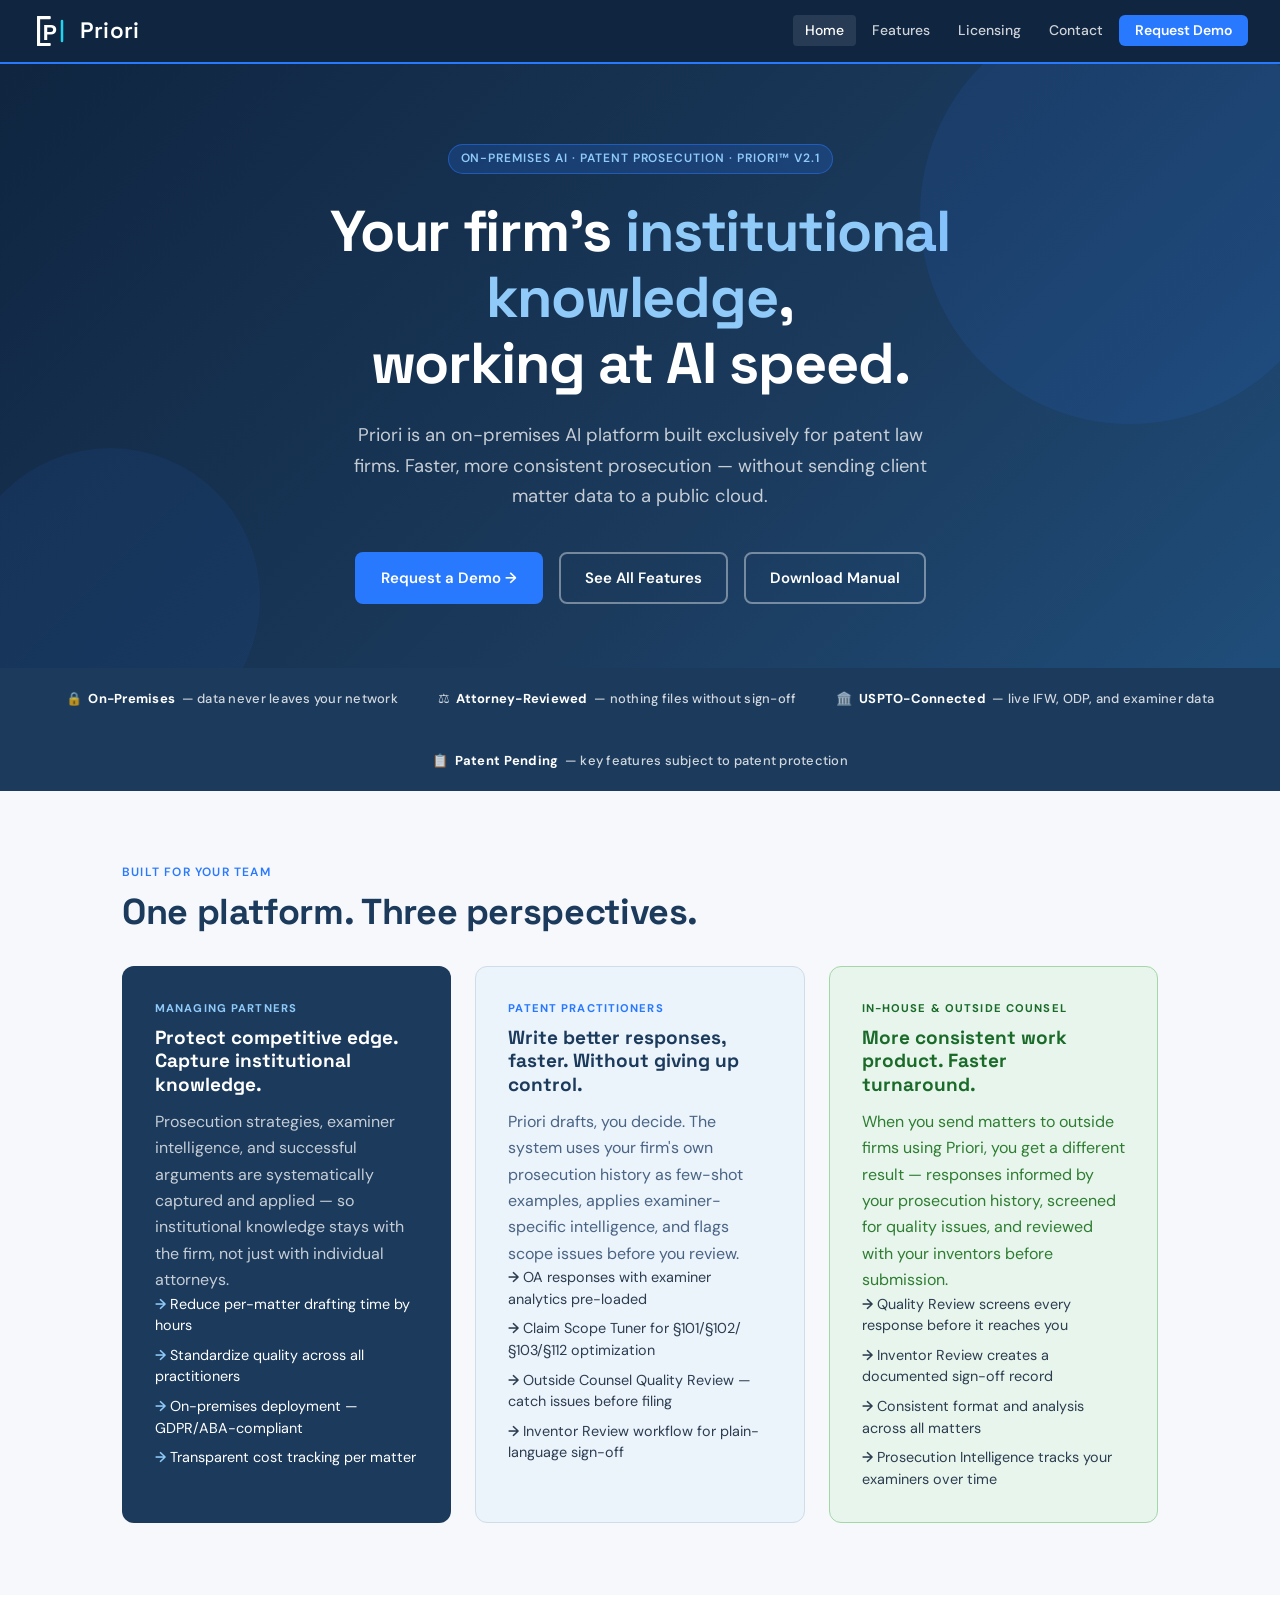
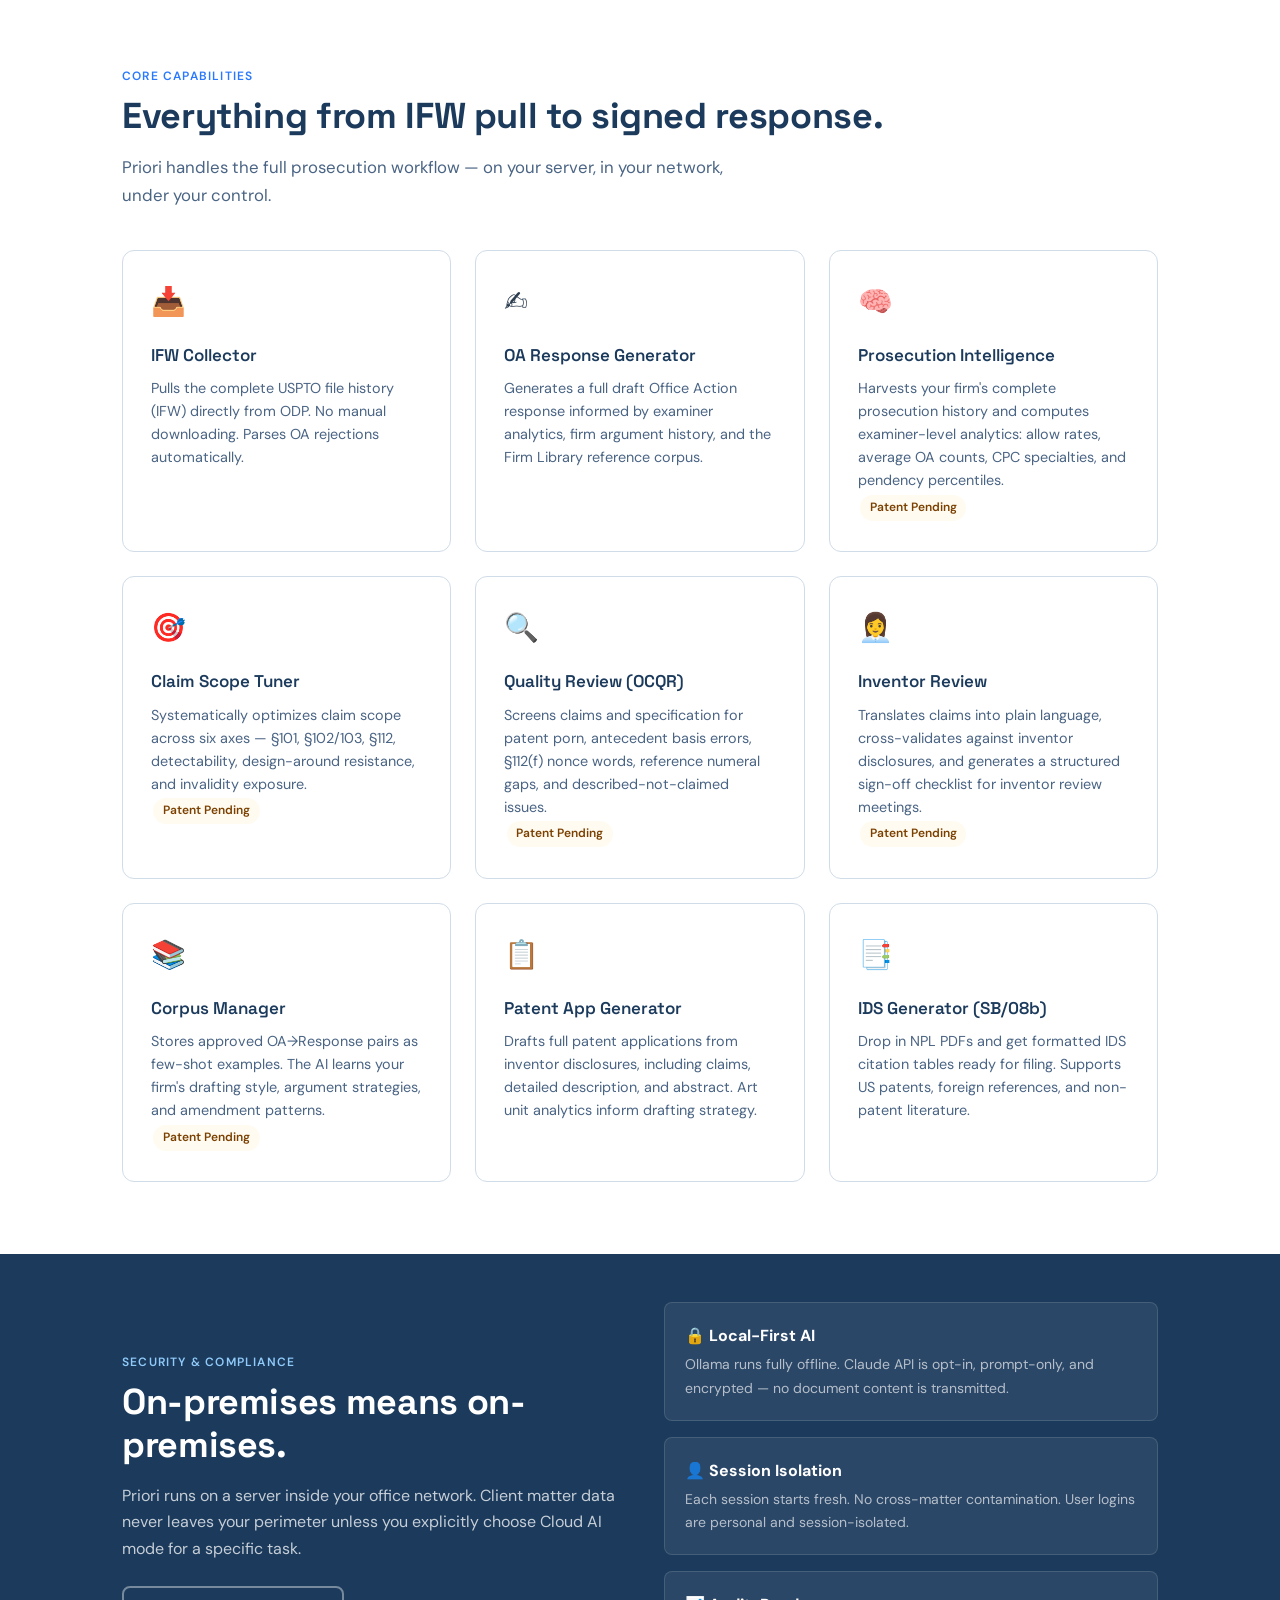
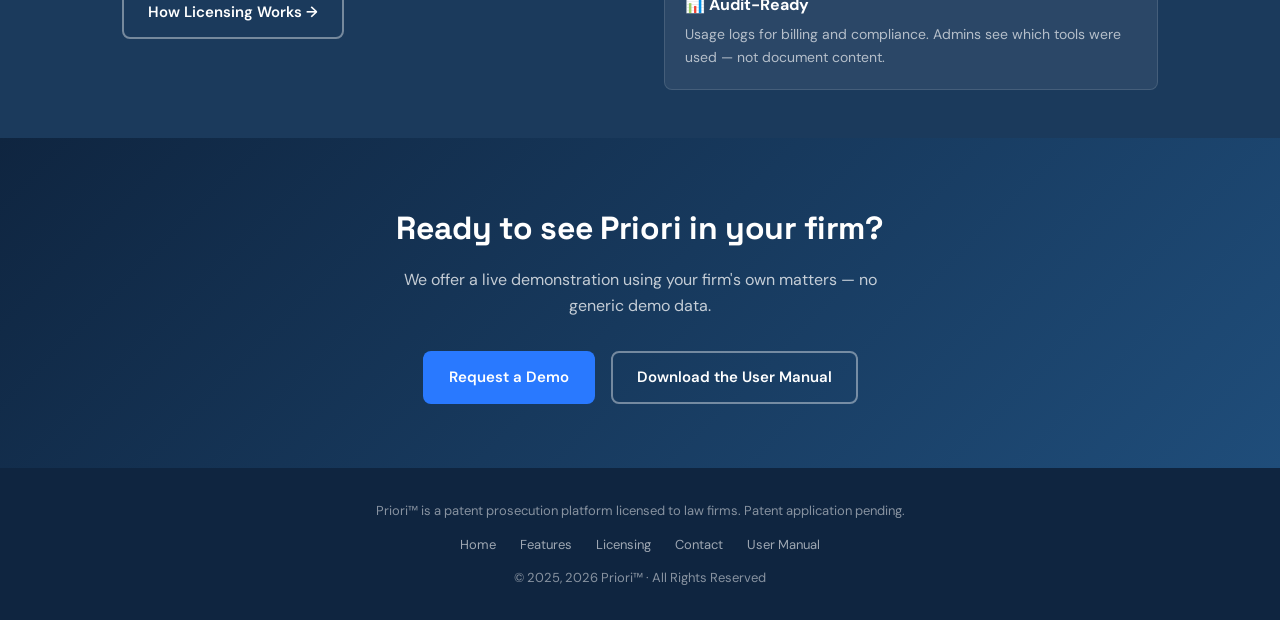
<file: index.html>
<!DOCTYPE html>
<html lang="en">
<head>
  <meta charset="UTF-8">
  <meta name="viewport" content="width=device-width, initial-scale=1.0">
  <title>Priori™ — AI-Assisted Patent Prosecution Platform</title>
  <meta name="description" content="Priori is an on-premises AI platform built for patent law firms. Faster OA responses, prosecution intelligence, quality review, and inventor workflows — all under your firm's control.">
  <link rel="canonical" href="https://priori.esq/">
  <link rel="stylesheet" href="styles.css">
</head>
<body>

<!-- ── NAV ────────────────────────────────────────────────── -->
<nav class="nav">
  <a href="index.html" class="nav-logo">
    <img src="priori_logo.svg" alt="Priori">
    <span class="nav-wordmark">Priori</span>

  </a>
  <ul class="nav-links">
    <li><a href="index.html" class="active">Home</a></li>
    <li><a href="features.html">Features</a></li>
    <li><a href="licensing.html">Licensing</a></li>
    <li><a href="contact.html">Contact</a></li>
    <li><a href="contact.html" class="nav-cta">Request Demo</a></li>
  </ul>
</nav>

<!-- ── HERO ───────────────────────────────────────────────── -->
<section class="hero">
  <div class="hero-badge">On-Premises AI · Patent Prosecution · Priori™ v2.1</div>
  <h1>Your firm's <span>institutional knowledge</span>,<br>working at AI speed.</h1>
  <p>Priori is an on-premises AI platform built exclusively for patent law firms. Faster, more consistent prosecution — without sending client matter data to a public cloud.</p>
  <div class="hero-actions">
    <a href="contact.html" class="btn btn-primary">Request a Demo →</a>
    <a href="features.html" class="btn btn-outline">See All Features</a>
    <a href="Priori_UserManual.docx" class="btn btn-outline" download>Download Manual</a>
  </div>
</section>

<!-- ── TRUST BAR ───────────────────────────────────────────── -->
<div class="trust-bar">
  <span>🔒 <strong>On-Premises</strong> — data never leaves your network</span>
  <span>⚖️ <strong>Attorney-Reviewed</strong> — nothing files without sign-off</span>
  <span>🏛️ <strong>USPTO-Connected</strong> — live IFW, ODP, and examiner data</span>
  <span>📋 <strong>Patent Pending</strong> — key features subject to patent protection</span>
</div>

<!-- ── AUDIENCE VALUE PROPS ────────────────────────────────── -->
<section class="section" style="background: var(--light);">
  <div class="container">
    <div class="section-label">Built For Your Team</div>
    <div class="section-title">One platform. Three perspectives.</div>
    <div class="audience-grid">

      <div class="audience-card navy">
        <div class="aud-label">Managing Partners</div>
        <h3>Protect competitive edge. Capture institutional knowledge.</h3>
        <p>Prosecution strategies, examiner intelligence, and successful arguments are systematically captured and applied — so institutional knowledge stays with the firm, not just with individual attorneys.</p>
        <ul>
          <li>Reduce per-matter drafting time by hours</li>
          <li>Standardize quality across all practitioners</li>
          <li>On-premises deployment — GDPR/ABA-compliant</li>
          <li>Transparent cost tracking per matter</li>
        </ul>
      </div>

      <div class="audience-card light">
        <div class="aud-label">Patent Practitioners</div>
        <h3>Write better responses, faster. Without giving up control.</h3>
        <p>Priori drafts, you decide. The system uses your firm's own prosecution history as few-shot examples, applies examiner-specific intelligence, and flags scope issues before you review.</p>
        <ul>
          <li>OA responses with examiner analytics pre-loaded</li>
          <li>Claim Scope Tuner for §101/§102/§103/§112 optimization</li>
          <li>Outside Counsel Quality Review — catch issues before filing</li>
          <li>Inventor Review workflow for plain-language sign-off</li>
        </ul>
      </div>

      <div class="audience-card green">
        <div class="aud-label">In-House & Outside Counsel</div>
        <h3>More consistent work product. Faster turnaround.</h3>
        <p>When you send matters to outside firms using Priori, you get a different result — responses informed by your prosecution history, screened for quality issues, and reviewed with your inventors before submission.</p>
        <ul>
          <li>Quality Review screens every response before it reaches you</li>
          <li>Inventor Review creates a documented sign-off record</li>
          <li>Consistent format and analysis across all matters</li>
          <li>Prosecution Intelligence tracks your examiners over time</li>
        </ul>
      </div>

    </div>
  </div>
</section>

<!-- ── FEATURE HIGHLIGHTS ──────────────────────────────────── -->
<section class="section">
  <div class="container">
    <div class="section-label">Core Capabilities</div>
    <div class="section-title">Everything from IFW pull to signed response.</div>
    <p class="section-sub">Priori handles the full prosecution workflow — on your server, in your network, under your control.</p>

    <div class="card-grid">
      <div class="card">
        <div class="card-icon">📥</div>
        <h3>IFW Collector</h3>
        <p>Pulls the complete USPTO file history (IFW) directly from ODP. No manual downloading. Parses OA rejections automatically.</p>
      </div>
      <div class="card">
        <div class="card-icon">✍️</div>
        <h3>OA Response Generator</h3>
        <p>Generates a full draft Office Action response informed by examiner analytics, firm argument history, and the Firm Library reference corpus.</p>
      </div>
      <div class="card">
        <div class="card-icon">🧠</div>
        <h3>Prosecution Intelligence</h3>
        <p>Harvests your firm's complete prosecution history and computes examiner-level analytics: allow rates, average OA counts, CPC specialties, and pendency percentiles.</p>
        <span class="tag tag-amber">Patent Pending</span>
      </div>
      <div class="card">
        <div class="card-icon">🎯</div>
        <h3>Claim Scope Tuner</h3>
        <p>Systematically optimizes claim scope across six axes — §101, §102/103, §112, detectability, design-around resistance, and invalidity exposure.</p>
        <span class="tag tag-amber">Patent Pending</span>
      </div>
      <div class="card">
        <div class="card-icon">🔍</div>
        <h3>Quality Review (OCQR)</h3>
        <p>Screens claims and specification for patent porn, antecedent basis errors, §112(f) nonce words, reference numeral gaps, and described-not-claimed issues.</p>
        <span class="tag tag-amber">Patent Pending</span>
      </div>
      <div class="card">
        <div class="card-icon">👩‍💼</div>
        <h3>Inventor Review</h3>
        <p>Translates claims into plain language, cross-validates against inventor disclosures, and generates a structured sign-off checklist for inventor review meetings.</p>
        <span class="tag tag-amber">Patent Pending</span>
      </div>
      <div class="card">
        <div class="card-icon">📚</div>
        <h3>Corpus Manager</h3>
        <p>Stores approved OA→Response pairs as few-shot examples. The AI learns your firm's drafting style, argument strategies, and amendment patterns.</p>
        <span class="tag tag-amber">Patent Pending</span>
      </div>
      <div class="card">
        <div class="card-icon">📋</div>
        <h3>Patent App Generator</h3>
        <p>Drafts full patent applications from inventor disclosures, including claims, detailed description, and abstract. Art unit analytics inform drafting strategy.</p>
      </div>
      <div class="card">
        <div class="card-icon">📑</div>
        <h3>IDS Generator (SB/08b)</h3>
        <p>Drop in NPL PDFs and get formatted IDS citation tables ready for filing. Supports US patents, foreign references, and non-patent literature.</p>
      </div>
    </div>
  </div>
</section>

<!-- ── SECURITY ────────────────────────────────────────────── -->
<section class="section-sm" style="background: var(--navy); color: #fff;">
  <div class="container" style="display: grid; grid-template-columns: 1fr 1fr; gap: 3rem; align-items: center;">
    <div>
      <div class="section-label" style="color: #90CAF9;">Security & Compliance</div>
      <h2 class="section-title" style="color: #fff;">On-premises means on-premises.</h2>
      <p style="color: rgba(255,255,255,0.75); margin-bottom: 1.5rem;">Priori runs on a server inside your office network. Client matter data never leaves your perimeter unless you explicitly choose Cloud AI mode for a specific task.</p>
      <a href="licensing.html" class="btn btn-outline">How Licensing Works →</a>
    </div>
    <div style="display: flex; flex-direction: column; gap: 1rem;">
      <div style="background: rgba(255,255,255,0.07); border-radius: 8px; padding: 1.25rem; border: 1px solid rgba(255,255,255,0.12);">
        <strong style="color: #fff;">🔒 Local-First AI</strong>
        <p style="color: rgba(255,255,255,0.65); font-size: 0.875rem; margin-top: 0.25rem;">Ollama runs fully offline. Claude API is opt-in, prompt-only, and encrypted — no document content is transmitted.</p>
      </div>
      <div style="background: rgba(255,255,255,0.07); border-radius: 8px; padding: 1.25rem; border: 1px solid rgba(255,255,255,0.12);">
        <strong style="color: #fff;">👤 Session Isolation</strong>
        <p style="color: rgba(255,255,255,0.65); font-size: 0.875rem; margin-top: 0.25rem;">Each session starts fresh. No cross-matter contamination. User logins are personal and session-isolated.</p>
      </div>
      <div style="background: rgba(255,255,255,0.07); border-radius: 8px; padding: 1.25rem; border: 1px solid rgba(255,255,255,0.12);">
        <strong style="color: #fff;">📊 Audit-Ready</strong>
        <p style="color: rgba(255,255,255,0.65); font-size: 0.875rem; margin-top: 0.25rem;">Usage logs for billing and compliance. Admins see which tools were used — not document content.</p>
      </div>
    </div>
  </div>
</section>

<!-- ── CTA ─────────────────────────────────────────────────── -->
<section class="cta-banner">
  <h2>Ready to see Priori in your firm?</h2>
  <p>We offer a live demonstration using your firm's own matters — no generic demo data.</p>
  <div style="display: flex; gap: 1rem; justify-content: center; flex-wrap: wrap;">
    <a href="contact.html" class="btn btn-primary">Request a Demo</a>
    <a href="Priori_UserManual.docx" class="btn btn-outline" download>Download the User Manual</a>
  </div>
</section>

<!-- ── FOOTER ──────────────────────────────────────────────── -->
<footer>
  <div class="footer-inner">
    <div>Priori™ is a patent prosecution platform licensed to law firms. Patent application pending.</div>
    <div class="footer-links">
      <a href="index.html">Home</a>
      <a href="features.html">Features</a>
      <a href="licensing.html">Licensing</a>
      <a href="contact.html">Contact</a>
      <a href="Priori_UserManual.docx" download>User Manual</a>
    </div>
    <div>© 2025, 2026 Priori™ · All Rights Reserved</div>
  </div>
</footer>

</body>
</html>
</file>
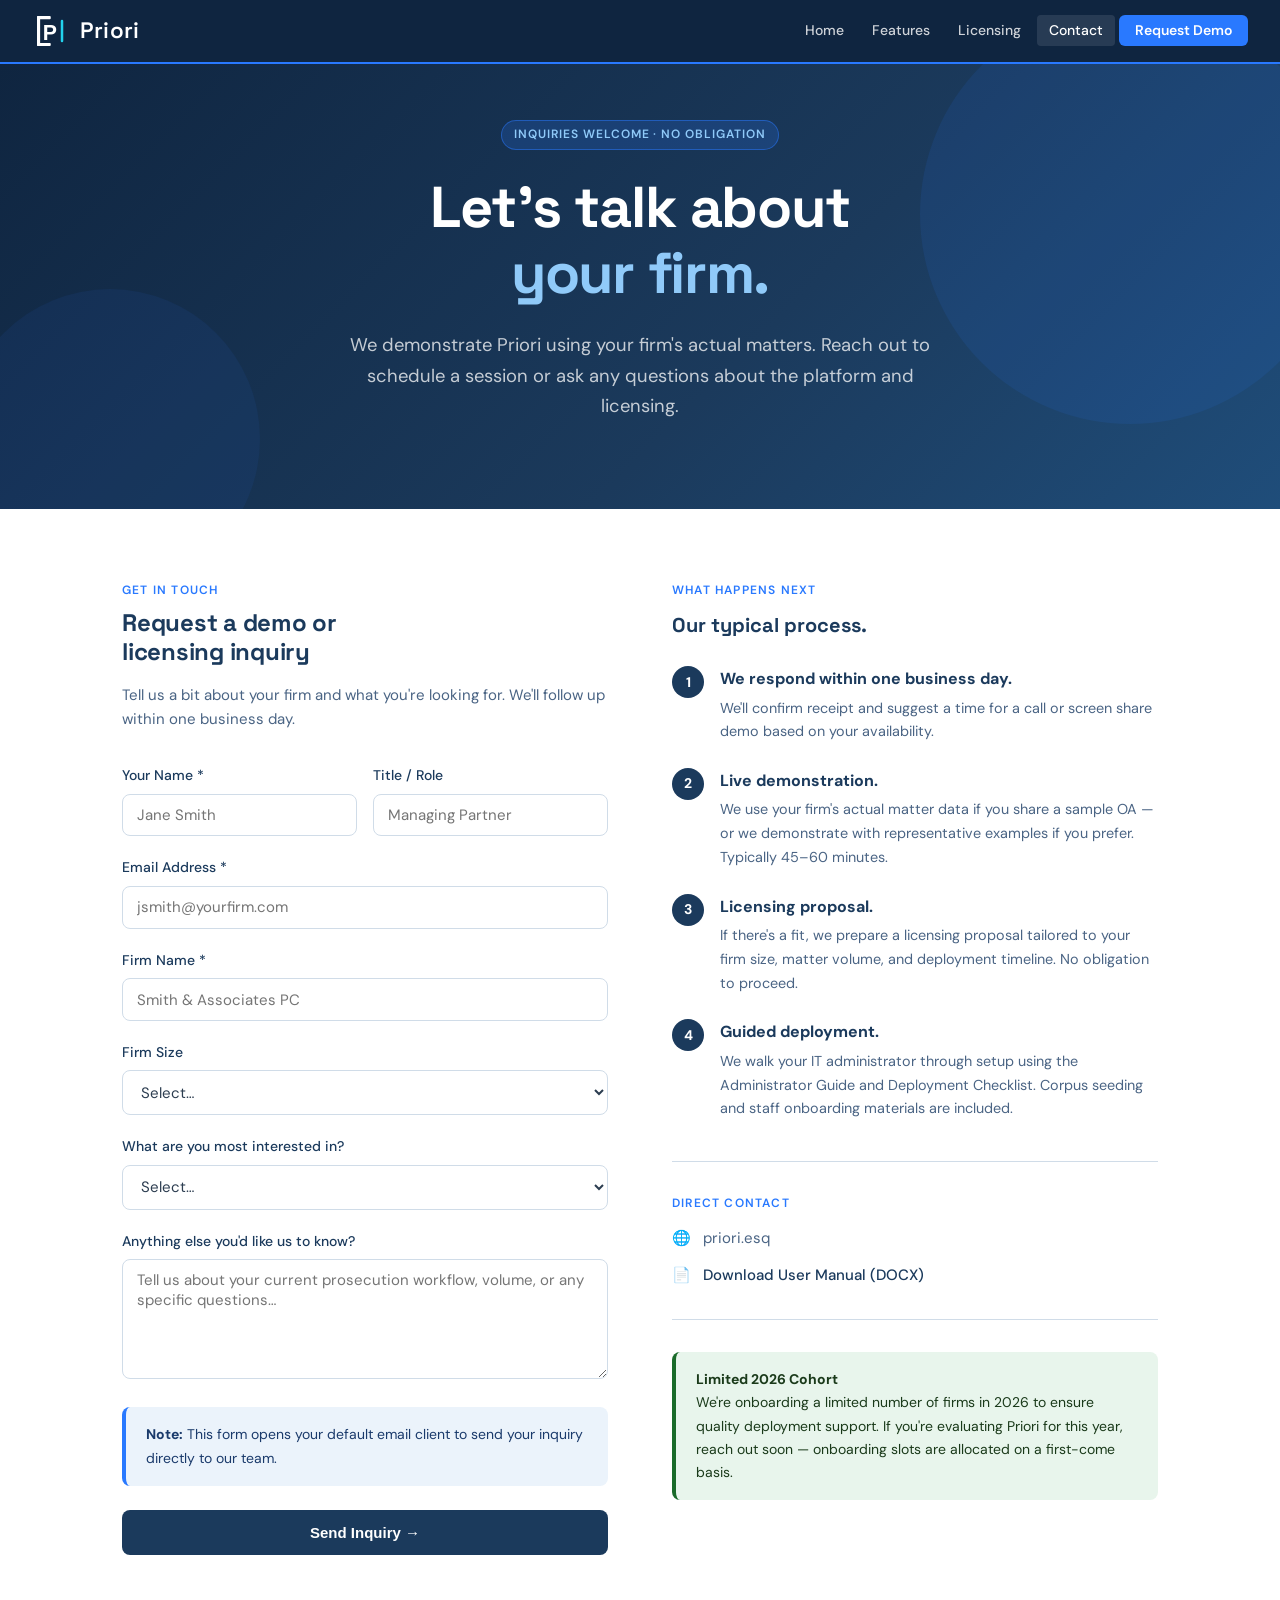
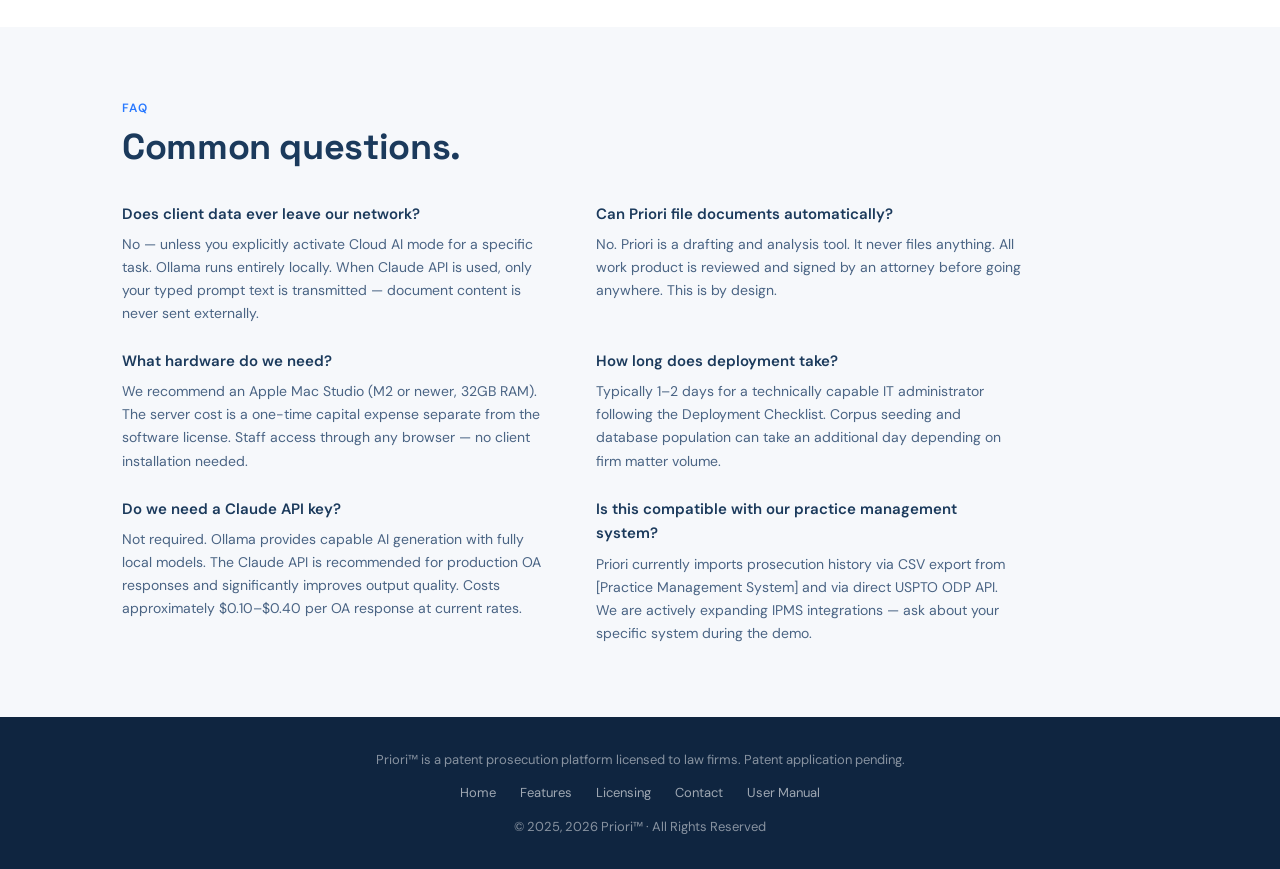
<file: contact.html>
<!DOCTYPE html>
<html lang="en">
<head>
  <meta charset="UTF-8">
  <meta name="viewport" content="width=device-width, initial-scale=1.0">
  <title>Contact — Priori™ Patent Prosecution Platform</title>
  <meta name="description" content="Contact Priori to request a demonstration, inquire about licensing, or ask questions about the platform.">
  <link rel="canonical" href="https://priori.esq/contact.html">
  <link rel="stylesheet" href="styles.css">
</head>
<body>

<nav class="nav">
  <a href="index.html" class="nav-logo">
    <img src="priori_logo.svg" alt="Priori">
    <span class="nav-wordmark">Priori</span>

  </a>
  <ul class="nav-links">
    <li><a href="index.html">Home</a></li>
    <li><a href="features.html">Features</a></li>
    <li><a href="licensing.html">Licensing</a></li>
    <li><a href="contact.html" class="active">Contact</a></li>
    <li><a href="contact.html" class="nav-cta">Request Demo</a></li>
  </ul>
</nav>

<!-- ── PAGE HERO ───────────────────────────────────────────── -->
<section class="hero" style="padding: 3.5rem 2rem 3rem;">
  <div class="hero-badge">Inquiries Welcome · No Obligation</div>
  <h1>Let's talk about<br><span>your firm.</span></h1>
  <p>We demonstrate Priori using your firm's actual matters. Reach out to schedule a session or ask any questions about the platform and licensing.</p>
</section>

<!-- ── CONTACT CONTENT ────────────────────────────────────────→ -->
<section class="section">
  <div class="container">
    <div style="display: grid; grid-template-columns: 1fr 1fr; gap: 4rem; align-items: start;">

      <!-- FORM -->
      <div>
        <div class="section-label">Get In Touch</div>
        <div class="section-title" style="font-size: 1.5rem;">Request a demo or<br>licensing inquiry</div>
        <p style="color: var(--slate); margin-bottom: 2rem; font-size: 0.9375rem;">Tell us a bit about your firm and what you're looking for. We'll follow up within one business day.</p>

        <form id="contact-form" method="post" enctype="text/plain">
          <div class="form-grid">
            <div class="form-group">
              <label for="name">Your Name *</label>
              <input type="text" id="name" name="name" placeholder="Jane Smith" required>
            </div>
            <div class="form-group">
              <label for="title">Title / Role</label>
              <input type="text" id="title" name="title" placeholder="Managing Partner">
            </div>
          </div>
          <div class="form-group">
            <label for="email">Email Address *</label>
            <input type="email" id="email" name="email" placeholder="jsmith@yourfirm.com" required>
          </div>
          <div class="form-group">
            <label for="firm">Firm Name *</label>
            <input type="text" id="firm" name="firm" placeholder="Smith & Associates PC" required>
          </div>
          <div class="form-group">
            <label for="size">Firm Size</label>
            <select id="size" name="size">
              <option value="">Select…</option>
              <option>Solo practitioner</option>
              <option>2–5 attorneys</option>
              <option>6–15 attorneys</option>
              <option>16–50 attorneys</option>
              <option>50+ attorneys</option>
            </select>
          </div>
          <div class="form-group">
            <label for="interest">What are you most interested in?</label>
            <select id="interest" name="interest">
              <option value="">Select…</option>
              <option>Live demonstration</option>
              <option>Licensing / pricing inquiry</option>
              <option>Technical / IT questions</option>
              <option>General information</option>
              <option>Outside counsel / in-house evaluation</option>
            </select>
          </div>
          <div class="form-group">
            <label for="message">Anything else you'd like us to know?</label>
            <textarea id="message" name="message" placeholder="Tell us about your current prosecution workflow, volume, or any specific questions…"></textarea>
          </div>

          <div class="alert alert-blue" style="margin-bottom: 1.5rem;">
            <strong>Note:</strong> This form opens your default email client to send your inquiry directly to our team.
          </div>

          <button type="submit" class="btn btn-navy" style="width: 100%; justify-content: center;">Send Inquiry →</button>
        </form>
      </div>

      <!-- RIGHT COLUMN -->
      <div>
        <div class="section-label">What Happens Next</div>
        <h3 style="font-family: 'Space Grotesk', sans-serif; color: var(--navy); margin-bottom: 1.5rem; font-size: 1.25rem; font-weight: 700;">Our typical process.</h3>

        <div style="display: flex; flex-direction: column; gap: 1.5rem; margin-bottom: 2.5rem;">
          <div style="display: flex; gap: 1rem;">
            <div style="width: 32px; height: 32px; background: var(--navy); color: #fff; border-radius: 50%; display: flex; align-items: center; justify-content: center; font-weight: 700; font-size: 0.875rem; flex-shrink: 0;">1</div>
            <div>
              <strong style="color: var(--navy);">We respond within one business day.</strong>
              <p style="color: var(--slate); font-size: 0.9rem; margin-top: 0.25rem;">We'll confirm receipt and suggest a time for a call or screen share demo based on your availability.</p>
            </div>
          </div>
          <div style="display: flex; gap: 1rem;">
            <div style="width: 32px; height: 32px; background: var(--navy); color: #fff; border-radius: 50%; display: flex; align-items: center; justify-content: center; font-weight: 700; font-size: 0.875rem; flex-shrink: 0;">2</div>
            <div>
              <strong style="color: var(--navy);">Live demonstration.</strong>
              <p style="color: var(--slate); font-size: 0.9rem; margin-top: 0.25rem;">We use your firm's actual matter data if you share a sample OA — or we demonstrate with representative examples if you prefer. Typically 45–60 minutes.</p>
            </div>
          </div>
          <div style="display: flex; gap: 1rem;">
            <div style="width: 32px; height: 32px; background: var(--navy); color: #fff; border-radius: 50%; display: flex; align-items: center; justify-content: center; font-weight: 700; font-size: 0.875rem; flex-shrink: 0;">3</div>
            <div>
              <strong style="color: var(--navy);">Licensing proposal.</strong>
              <p style="color: var(--slate); font-size: 0.9rem; margin-top: 0.25rem;">If there's a fit, we prepare a licensing proposal tailored to your firm size, matter volume, and deployment timeline. No obligation to proceed.</p>
            </div>
          </div>
          <div style="display: flex; gap: 1rem;">
            <div style="width: 32px; height: 32px; background: var(--navy); color: #fff; border-radius: 50%; display: flex; align-items: center; justify-content: center; font-weight: 700; font-size: 0.875rem; flex-shrink: 0;">4</div>
            <div>
              <strong style="color: var(--navy);">Guided deployment.</strong>
              <p style="color: var(--slate); font-size: 0.9rem; margin-top: 0.25rem;">We walk your IT administrator through setup using the Administrator Guide and Deployment Checklist. Corpus seeding and staff onboarding materials are included.</p>
            </div>
          </div>
        </div>

        <hr class="divider">

        <div class="section-label" style="margin-bottom: 0.75rem;">Direct Contact</div>
        <div style="display: flex; flex-direction: column; gap: 0.75rem; margin-bottom: 2rem;">
          <div style="display: flex; align-items: center; gap: 0.75rem; font-size: 0.9375rem;">
            <span>🌐</span>
            <span style="color: var(--slate);">priori.esq</span>
          </div>
          <div style="display: flex; align-items: center; gap: 0.75rem; font-size: 0.9375rem;">
            <span>📄</span>
            <a href="Priori_UserManual.docx" download style="color: var(--navy); font-weight: 500;">Download User Manual (DOCX)</a>
          </div>
        </div>

        <hr class="divider">

        <div class="alert alert-green">
          <strong>Limited 2026 Cohort</strong><br>
          We're onboarding a limited number of firms in 2026 to ensure quality deployment support. If you're evaluating Priori for this year, reach out soon — onboarding slots are allocated on a first-come basis.
        </div>
      </div>

    </div>
  </div>
</section>

<!-- ── FAQ ─────────────────────────────────────────────────── -->
<section class="section" style="background: var(--light);">
  <div class="container">
    <div class="section-label">FAQ</div>
    <div class="section-title">Common questions.</div>

    <div style="display: grid; grid-template-columns: 1fr 1fr; gap: 1.5rem 3rem; margin-top: 2rem; max-width: 900px;">

      <div>
        <h4 style="color: var(--navy); font-size: 0.9375rem; font-weight: 600; margin-bottom: 0.4rem;">Does client data ever leave our network?</h4>
        <p style="font-size: 0.875rem; color: var(--slate);">No — unless you explicitly activate Cloud AI mode for a specific task. Ollama runs entirely locally. When Claude API is used, only your typed prompt text is transmitted — document content is never sent externally.</p>
      </div>

      <div>
        <h4 style="color: var(--navy); font-size: 0.9375rem; font-weight: 600; margin-bottom: 0.4rem;">Can Priori file documents automatically?</h4>
        <p style="font-size: 0.875rem; color: var(--slate);">No. Priori is a drafting and analysis tool. It never files anything. All work product is reviewed and signed by an attorney before going anywhere. This is by design.</p>
      </div>

      <div>
        <h4 style="color: var(--navy); font-size: 0.9375rem; font-weight: 600; margin-bottom: 0.4rem;">What hardware do we need?</h4>
        <p style="font-size: 0.875rem; color: var(--slate);">We recommend an Apple Mac Studio (M2 or newer, 32GB RAM). The server cost is a one-time capital expense separate from the software license. Staff access through any browser — no client installation needed.</p>
      </div>

      <div>
        <h4 style="color: var(--navy); font-size: 0.9375rem; font-weight: 600; margin-bottom: 0.4rem;">How long does deployment take?</h4>
        <p style="font-size: 0.875rem; color: var(--slate);">Typically 1–2 days for a technically capable IT administrator following the Deployment Checklist. Corpus seeding and database population can take an additional day depending on firm matter volume.</p>
      </div>

      <div>
        <h4 style="color: var(--navy); font-size: 0.9375rem; font-weight: 600; margin-bottom: 0.4rem;">Do we need a Claude API key?</h4>
        <p style="font-size: 0.875rem; color: var(--slate);">Not required. Ollama provides capable AI generation with fully local models. The Claude API is recommended for production OA responses and significantly improves output quality. Costs approximately $0.10–$0.40 per OA response at current rates.</p>
      </div>

      <div>
        <h4 style="color: var(--navy); font-size: 0.9375rem; font-weight: 600; margin-bottom: 0.4rem;">Is this compatible with our practice management system?</h4>
        <p style="font-size: 0.875rem; color: var(--slate);">Priori currently imports prosecution history via CSV export from [Practice Management System] and via direct USPTO ODP API. We are actively expanding IPMS integrations — ask about your specific system during the demo.</p>
      </div>

    </div>
  </div>
</section>

<footer>
  <div class="footer-inner">
    <div>Priori™ is a patent prosecution platform licensed to law firms. Patent application pending.</div>
    <div class="footer-links">
      <a href="index.html">Home</a>
      <a href="features.html">Features</a>
      <a href="licensing.html">Licensing</a>
      <a href="contact.html">Contact</a>
      <a href="Priori_UserManual.docx" download>User Manual</a>
    </div>
    <div>© 2025, 2026 Priori™ · All Rights Reserved</div>
  </div>
</footer>

<script src="config.js"></script>
<script>
document.getElementById('contact-form').addEventListener('submit', function(e) {
  e.preventDefault();
  var addr = PRIORI_CONFIG.CONTACT_EMAIL[0] + '@' + PRIORI_CONFIG.CONTACT_EMAIL[1];
  this.action = 'mailto:' + addr;
  this.submit();
});
</script>
</body>
</html>
</file>
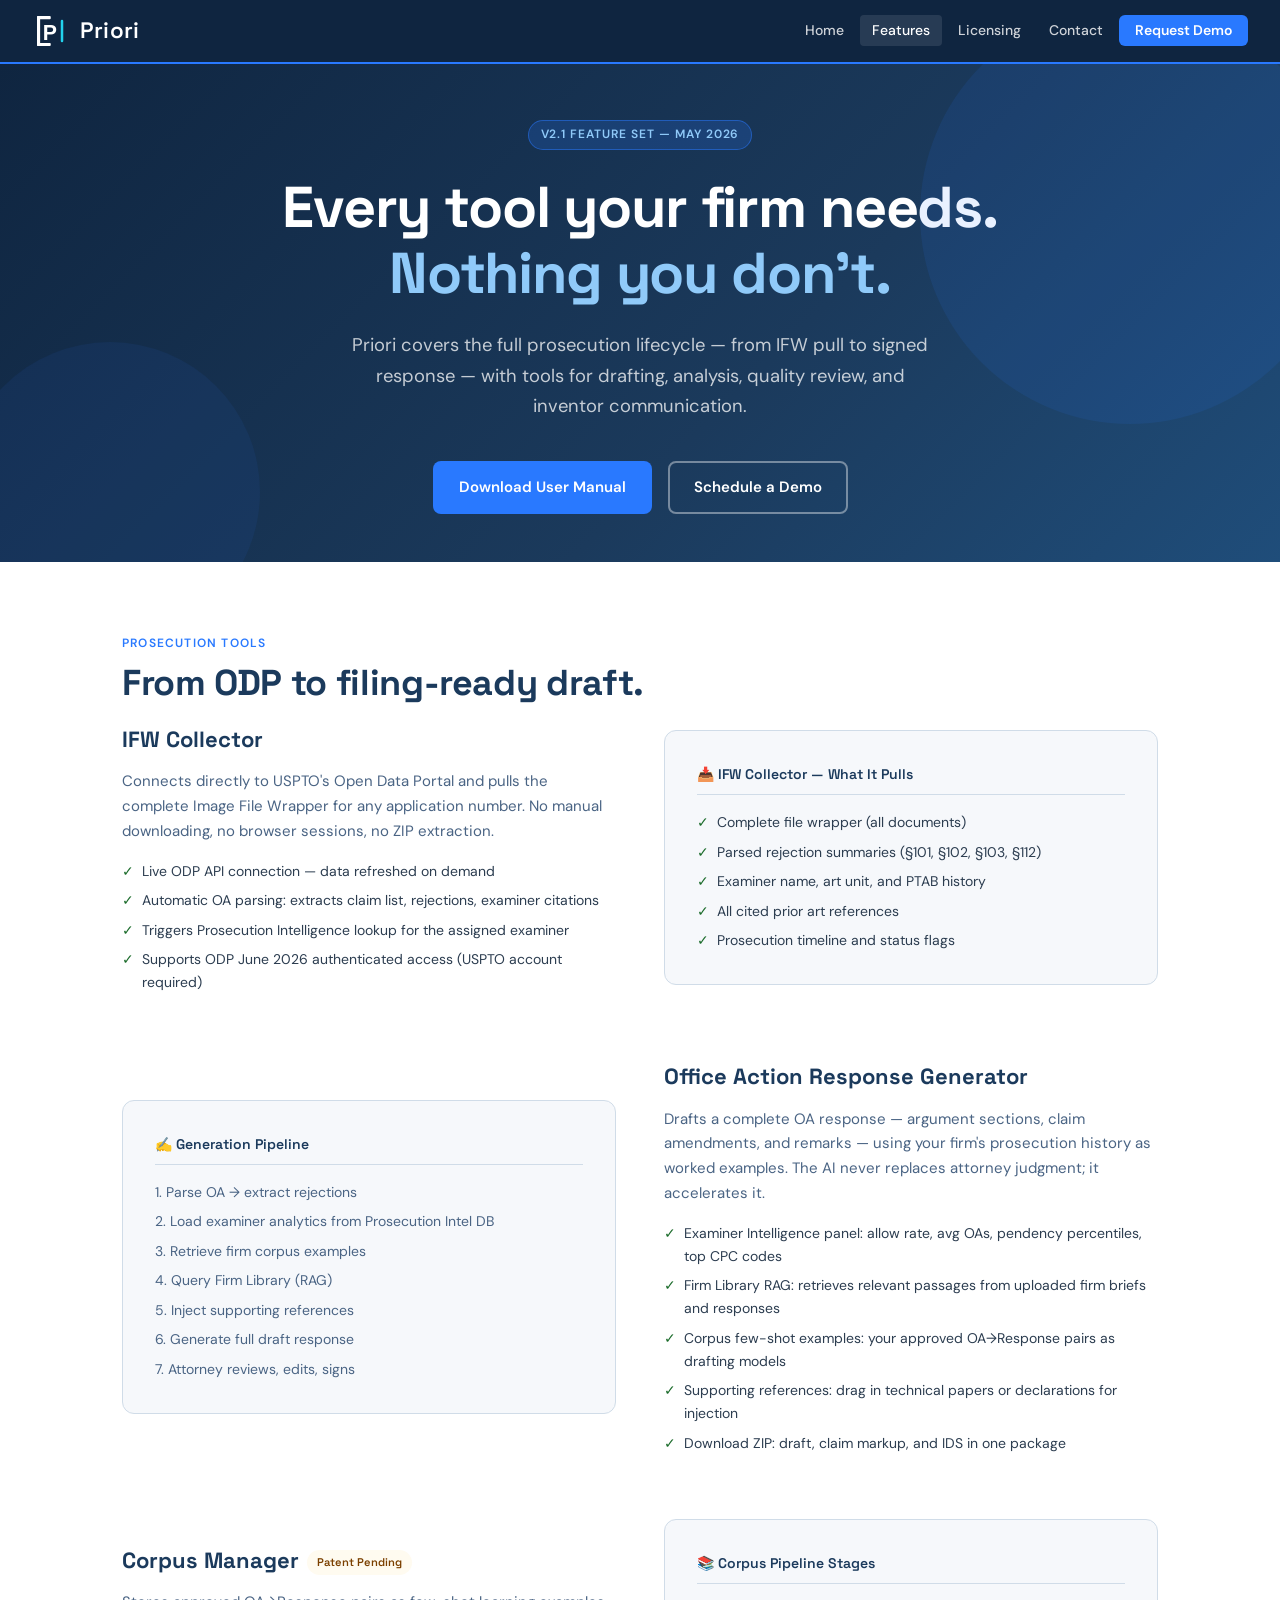
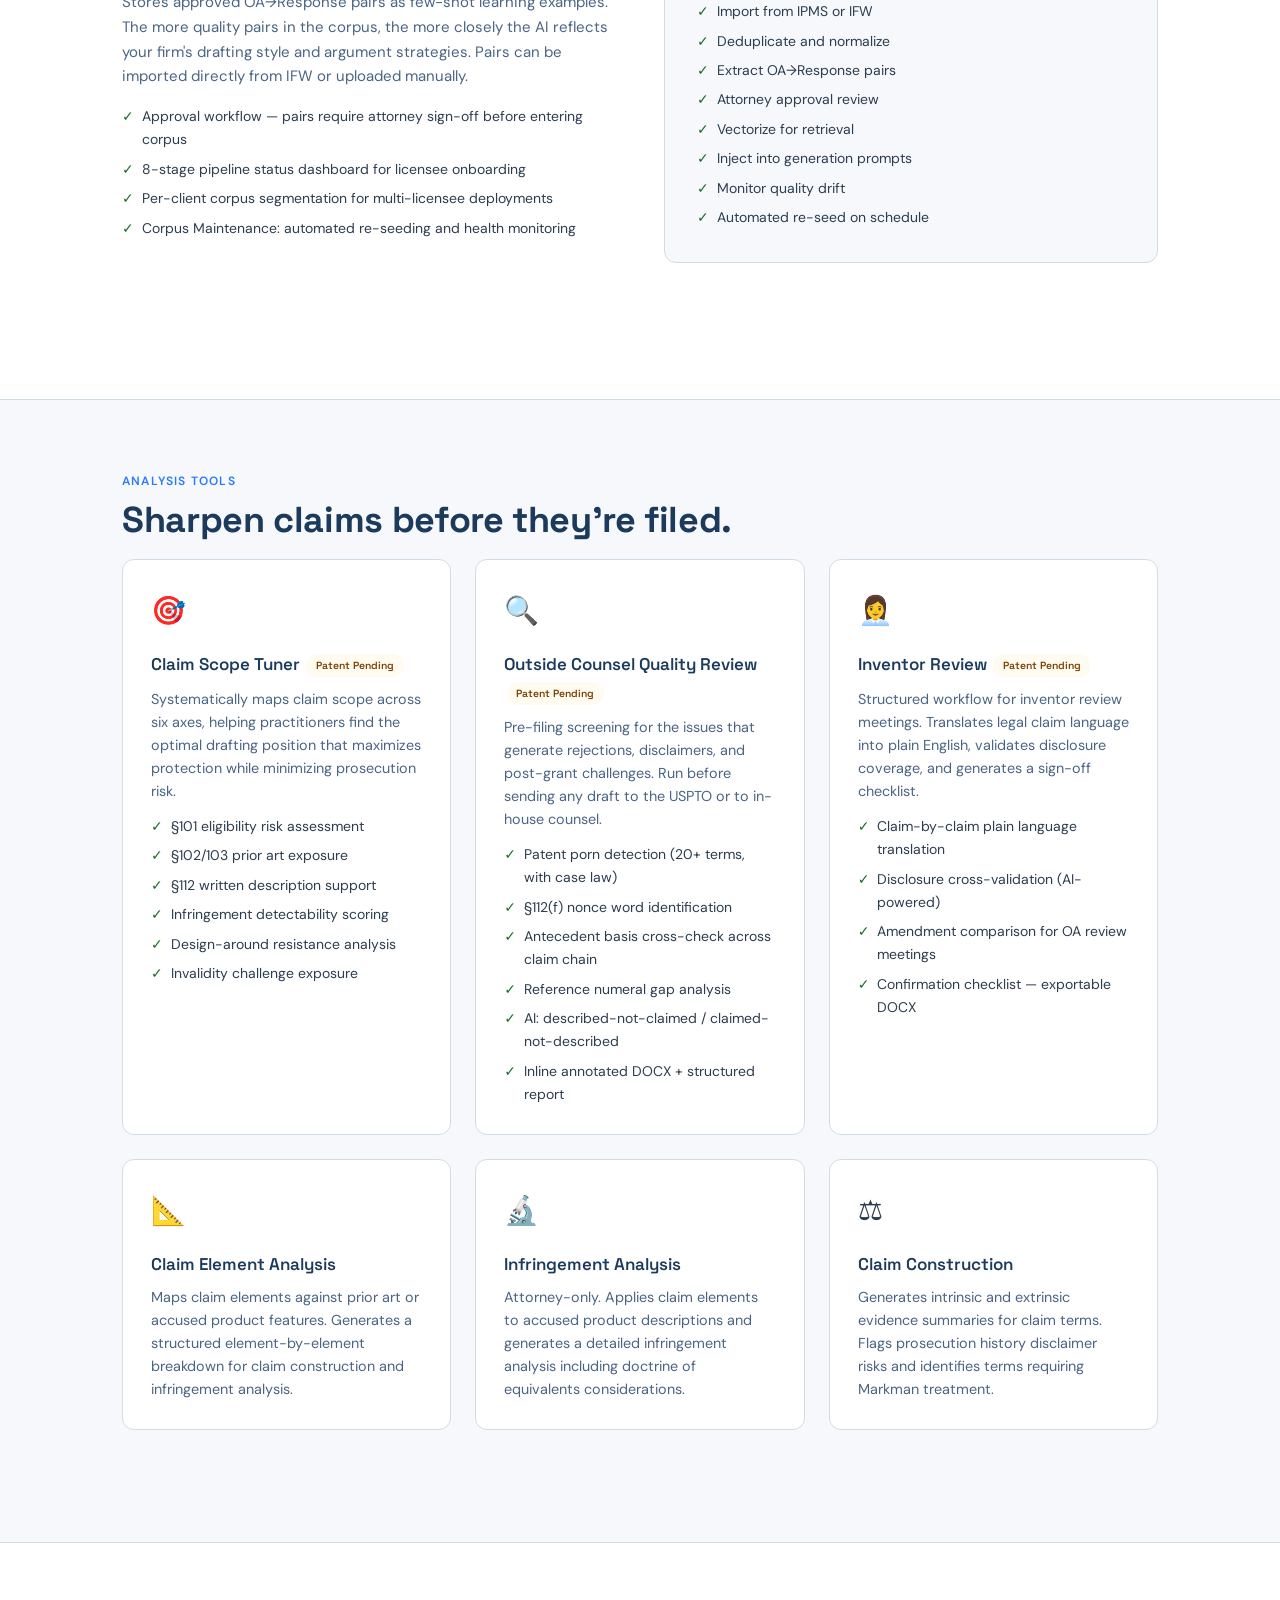
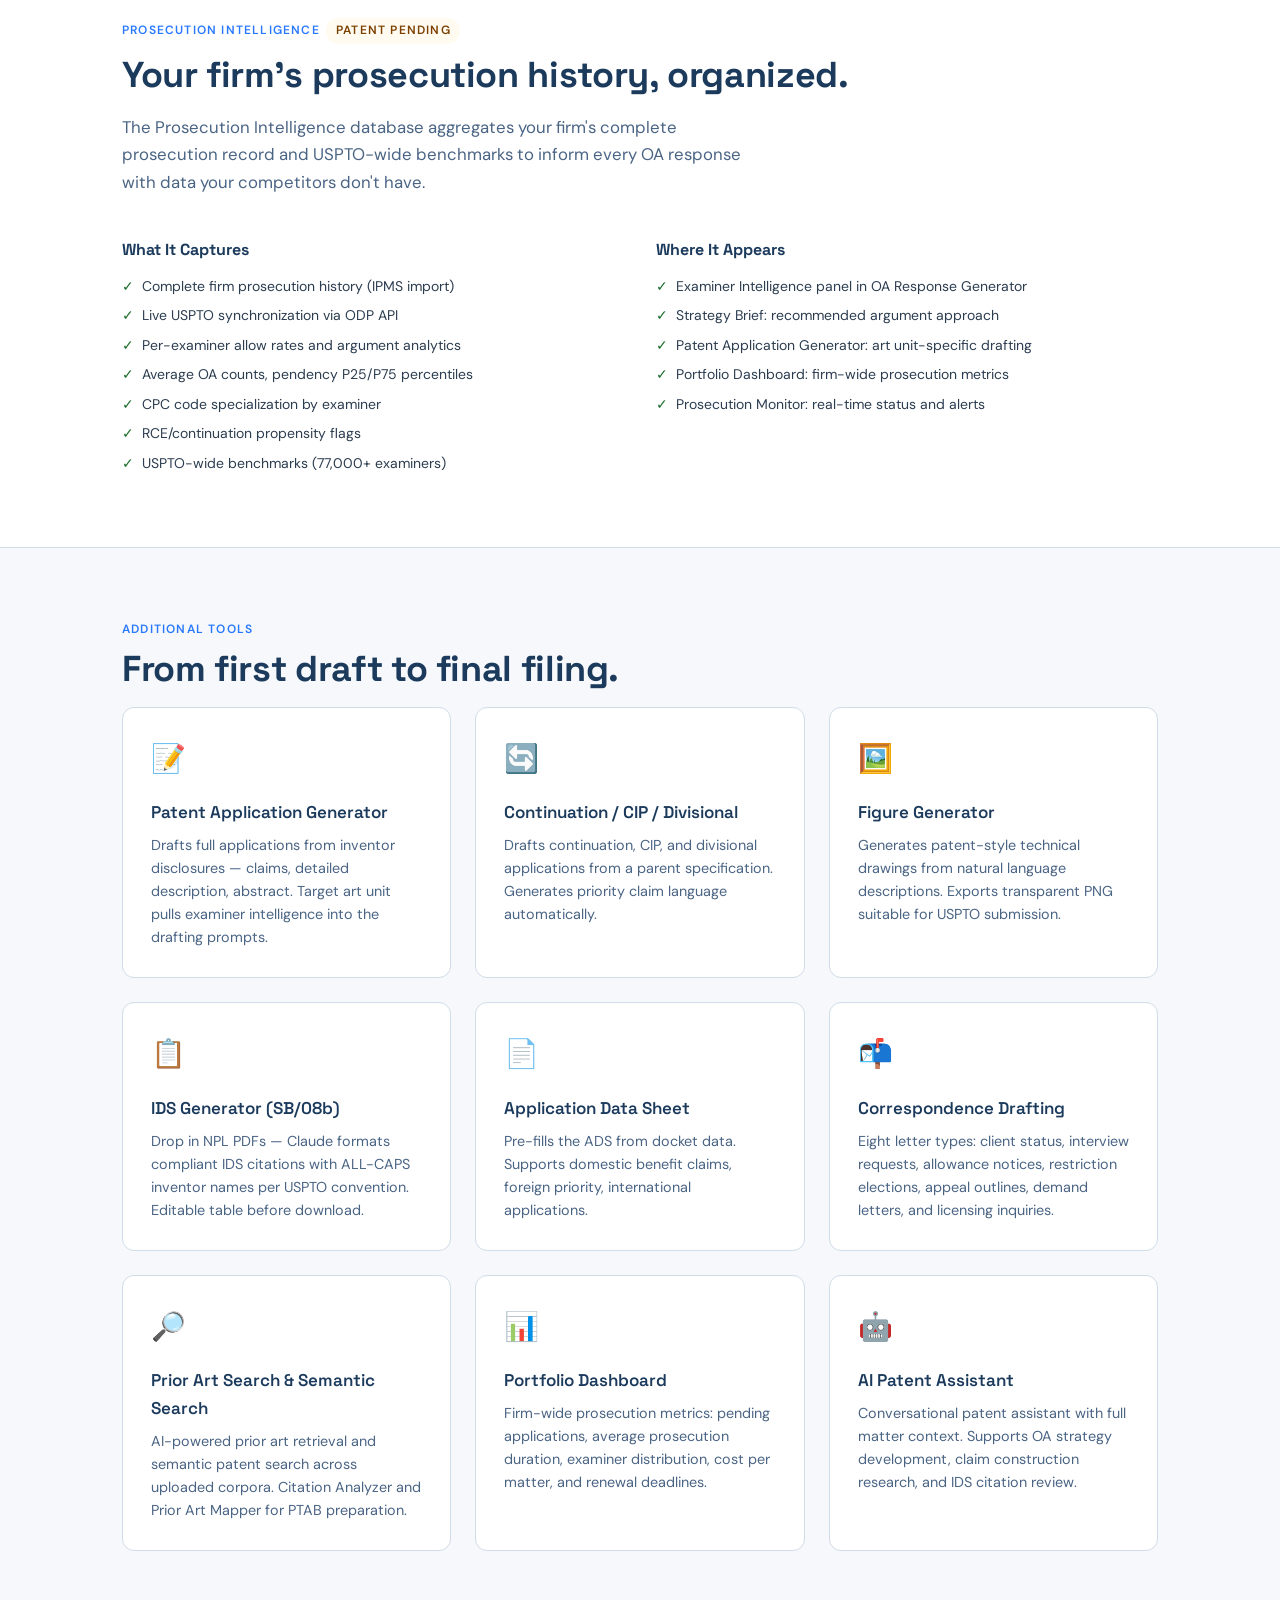
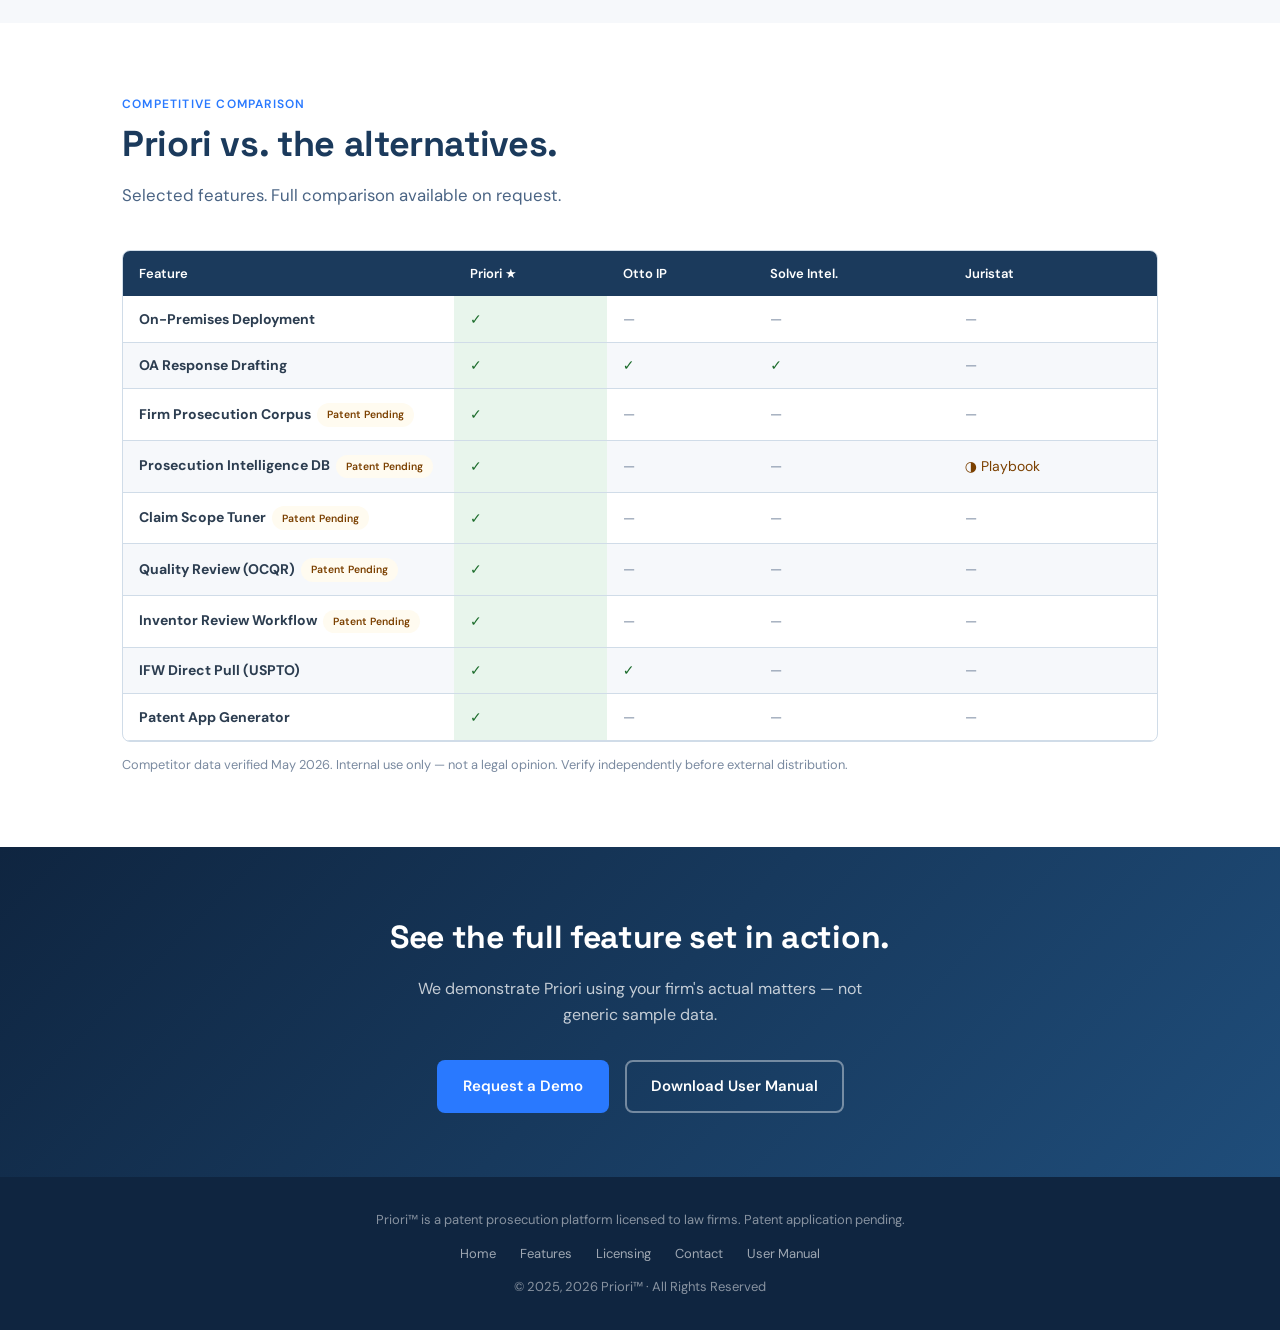
<file: features.html>
<!DOCTYPE html>
<html lang="en">
<head>
  <meta charset="UTF-8">
  <meta name="viewport" content="width=device-width, initial-scale=1.0">
  <title>Features — Priori™ Patent Prosecution Platform</title>
  <meta name="description" content="Full feature list for Priori — the on-premises AI patent prosecution platform. OA responses, prosecution intelligence, claim scope optimization, quality review, and more.">
  <link rel="canonical" href="https://priori.esq/features.html">
  <link rel="stylesheet" href="styles.css">
</head>
<body>

<nav class="nav">
  <a href="index.html" class="nav-logo">
    <img src="priori_logo.svg" alt="Priori">
    <span class="nav-wordmark">Priori</span>

  </a>
  <ul class="nav-links">
    <li><a href="index.html">Home</a></li>
    <li><a href="features.html" class="active">Features</a></li>
    <li><a href="licensing.html">Licensing</a></li>
    <li><a href="contact.html">Contact</a></li>
    <li><a href="contact.html" class="nav-cta">Request Demo</a></li>
  </ul>
</nav>

<!-- ── PAGE HERO ───────────────────────────────────────────── -->
<section class="hero" style="padding: 3.5rem 2rem 3rem;">
  <div class="hero-badge">v2.1 Feature Set — May 2026</div>
  <h1>Every tool your firm needs.<br><span>Nothing you don't.</span></h1>
  <p>Priori covers the full prosecution lifecycle — from IFW pull to signed response — with tools for drafting, analysis, quality review, and inventor communication.</p>
  <div class="hero-actions">
    <a href="Priori_UserManual.docx" class="btn btn-primary" download>Download User Manual</a>
    <a href="contact.html" class="btn btn-outline">Schedule a Demo</a>
  </div>
</section>

<!-- ── PROSECUTION TOOLS ───────────────────────────────────── -->
<section class="section">
  <div class="container">
    <div class="section-label">Prosecution Tools</div>
    <div class="section-title">From ODP to filing-ready draft.</div>

    <div class="feature-row">
      <div class="feature-text">
        <h3>IFW Collector</h3>
        <p>Connects directly to USPTO's Open Data Portal and pulls the complete Image File Wrapper for any application number. No manual downloading, no browser sessions, no ZIP extraction.</p>
        <ul class="feature-list">
          <li>Live ODP API connection — data refreshed on demand</li>
          <li>Automatic OA parsing: extracts claim list, rejections, examiner citations</li>
          <li>Triggers Prosecution Intelligence lookup for the assigned examiner</li>
          <li>Supports ODP June 2026 authenticated access (USPTO account required)</li>
        </ul>
      </div>
      <div class="feature-panel">
        <div class="feature-panel-title">📥 IFW Collector — What It Pulls</div>
        <ul class="feature-list">
          <li>Complete file wrapper (all documents)</li>
          <li>Parsed rejection summaries (§101, §102, §103, §112)</li>
          <li>Examiner name, art unit, and PTAB history</li>
          <li>All cited prior art references</li>
          <li>Prosecution timeline and status flags</li>
        </ul>
      </div>
    </div>

    <div class="feature-row reverse">
      <div class="feature-text">
        <h3>Office Action Response Generator</h3>
        <p>Drafts a complete OA response — argument sections, claim amendments, and remarks — using your firm's prosecution history as worked examples. The AI never replaces attorney judgment; it accelerates it.</p>
        <ul class="feature-list">
          <li>Examiner Intelligence panel: allow rate, avg OAs, pendency percentiles, top CPC codes</li>
          <li>Firm Library RAG: retrieves relevant passages from uploaded firm briefs and responses</li>
          <li>Corpus few-shot examples: your approved OA→Response pairs as drafting models</li>
          <li>Supporting references: drag in technical papers or declarations for injection</li>
          <li>Download ZIP: draft, claim markup, and IDS in one package</li>
        </ul>
      </div>
      <div class="feature-panel">
        <div class="feature-panel-title">✍️ Generation Pipeline</div>
        <ol style="list-style: decimal inside; font-size: 0.875rem; color: var(--slate); display: flex; flex-direction: column; gap: 0.4rem;">
          <li>Parse OA → extract rejections</li>
          <li>Load examiner analytics from Prosecution Intel DB</li>
          <li>Retrieve firm corpus examples</li>
          <li>Query Firm Library (RAG)</li>
          <li>Inject supporting references</li>
          <li>Generate full draft response</li>
          <li>Attorney reviews, edits, signs</li>
        </ol>
      </div>
    </div>

    <div class="feature-row">
      <div class="feature-text">
        <h3>Corpus Manager <span class="tag tag-amber" style="font-size:0.7rem; vertical-align: middle;">Patent Pending</span></h3>
        <p>Stores approved OA→Response pairs as few-shot learning examples. The more quality pairs in the corpus, the more closely the AI reflects your firm's drafting style and argument strategies. Pairs can be imported directly from IFW or uploaded manually.</p>
        <ul class="feature-list">
          <li>Approval workflow — pairs require attorney sign-off before entering corpus</li>
          <li>8-stage pipeline status dashboard for licensee onboarding</li>
          <li>Per-client corpus segmentation for multi-licensee deployments</li>
          <li>Corpus Maintenance: automated re-seeding and health monitoring</li>
        </ul>
      </div>
      <div class="feature-panel">
        <div class="feature-panel-title">📚 Corpus Pipeline Stages</div>
        <ul class="feature-list">
          <li>Import from IPMS or IFW</li>
          <li>Deduplicate and normalize</li>
          <li>Extract OA→Response pairs</li>
          <li>Attorney approval review</li>
          <li>Vectorize for retrieval</li>
          <li>Inject into generation prompts</li>
          <li>Monitor quality drift</li>
          <li>Automated re-seed on schedule</li>
        </ul>
      </div>
    </div>
  </div>
</section>

<hr class="divider" style="margin: 0;">

<!-- ── ANALYSIS TOOLS ──────────────────────────────────────── -->
<section class="section" style="background: var(--light);">
  <div class="container">
    <div class="section-label">Analysis Tools</div>
    <div class="section-title">Sharpen claims before they're filed.</div>

    <div class="card-grid" style="margin-bottom: 2.5rem;">
      <div class="card">
        <div class="card-icon">🎯</div>
        <h3>Claim Scope Tuner <span class="tag tag-amber" style="font-size:0.65rem; vertical-align: middle;">Patent Pending</span></h3>
        <p>Systematically maps claim scope across six axes, helping practitioners find the optimal drafting position that maximizes protection while minimizing prosecution risk.</p>
        <ul class="feature-list" style="margin-top: 0.75rem;">
          <li>§101 eligibility risk assessment</li>
          <li>§102/103 prior art exposure</li>
          <li>§112 written description support</li>
          <li>Infringement detectability scoring</li>
          <li>Design-around resistance analysis</li>
          <li>Invalidity challenge exposure</li>
        </ul>
      </div>

      <div class="card">
        <div class="card-icon">🔍</div>
        <h3>Outside Counsel Quality Review <span class="tag tag-amber" style="font-size:0.65rem; vertical-align: middle;">Patent Pending</span></h3>
        <p>Pre-filing screening for the issues that generate rejections, disclaimers, and post-grant challenges. Run before sending any draft to the USPTO or to in-house counsel.</p>
        <ul class="feature-list" style="margin-top: 0.75rem;">
          <li>Patent porn detection (20+ terms, with case law)</li>
          <li>§112(f) nonce word identification</li>
          <li>Antecedent basis cross-check across claim chain</li>
          <li>Reference numeral gap analysis</li>
          <li>AI: described-not-claimed / claimed-not-described</li>
          <li>Inline annotated DOCX + structured report</li>
        </ul>
      </div>

      <div class="card">
        <div class="card-icon">👩‍💼</div>
        <h3>Inventor Review <span class="tag tag-amber" style="font-size:0.65rem; vertical-align: middle;">Patent Pending</span></h3>
        <p>Structured workflow for inventor review meetings. Translates legal claim language into plain English, validates disclosure coverage, and generates a sign-off checklist.</p>
        <ul class="feature-list" style="margin-top: 0.75rem;">
          <li>Claim-by-claim plain language translation</li>
          <li>Disclosure cross-validation (AI-powered)</li>
          <li>Amendment comparison for OA review meetings</li>
          <li>Confirmation checklist — exportable DOCX</li>
        </ul>
      </div>

      <div class="card">
        <div class="card-icon">📐</div>
        <h3>Claim Element Analysis</h3>
        <p>Maps claim elements against prior art or accused product features. Generates a structured element-by-element breakdown for claim construction and infringement analysis.</p>
      </div>

      <div class="card">
        <div class="card-icon">🔬</div>
        <h3>Infringement Analysis</h3>
        <p>Attorney-only. Applies claim elements to accused product descriptions and generates a detailed infringement analysis including doctrine of equivalents considerations.</p>
      </div>

      <div class="card">
        <div class="card-icon">⚖️</div>
        <h3>Claim Construction</h3>
        <p>Generates intrinsic and extrinsic evidence summaries for claim terms. Flags prosecution history disclaimer risks and identifies terms requiring Markman treatment.</p>
      </div>
    </div>
  </div>
</section>

<hr class="divider" style="margin: 0;">

<!-- ── PROSECUTION INTELLIGENCE ────────────────────────────── -->
<section class="section">
  <div class="container">
    <div class="section-label">Prosecution Intelligence <span class="tag tag-amber">Patent Pending</span></div>
    <div class="section-title">Your firm's prosecution history, organized.</div>
    <p class="section-sub">The Prosecution Intelligence database aggregates your firm's complete prosecution record and USPTO-wide benchmarks to inform every OA response with data your competitors don't have.</p>

    <div style="display: grid; grid-template-columns: 1fr 1fr; gap: 2rem; margin-top: 2rem;">
      <div>
        <h4 style="color: var(--navy); font-family: 'Space Grotesk', sans-serif; margin-bottom: 0.75rem;">What It Captures</h4>
        <ul class="feature-list">
          <li>Complete firm prosecution history (IPMS import)</li>
          <li>Live USPTO synchronization via ODP API</li>
          <li>Per-examiner allow rates and argument analytics</li>
          <li>Average OA counts, pendency P25/P75 percentiles</li>
          <li>CPC code specialization by examiner</li>
          <li>RCE/continuation propensity flags</li>
          <li>USPTO-wide benchmarks (77,000+ examiners)</li>
        </ul>
      </div>
      <div>
        <h4 style="color: var(--navy); font-family: 'Space Grotesk', sans-serif; margin-bottom: 0.75rem;">Where It Appears</h4>
        <ul class="feature-list">
          <li>Examiner Intelligence panel in OA Response Generator</li>
          <li>Strategy Brief: recommended argument approach</li>
          <li>Patent Application Generator: art unit-specific drafting</li>
          <li>Portfolio Dashboard: firm-wide prosecution metrics</li>
          <li>Prosecution Monitor: real-time status and alerts</li>
        </ul>
      </div>
    </div>
  </div>
</section>

<hr class="divider" style="margin: 0;">

<!-- ── DRAFTING & OTHER TOOLS ──────────────────────────────── -->
<section class="section" style="background: var(--light);">
  <div class="container">
    <div class="section-label">Additional Tools</div>
    <div class="section-title">From first draft to final filing.</div>

    <div class="card-grid">
      <div class="card">
        <div class="card-icon">📝</div>
        <h3>Patent Application Generator</h3>
        <p>Drafts full applications from inventor disclosures — claims, detailed description, abstract. Target art unit pulls examiner intelligence into the drafting prompts.</p>
      </div>
      <div class="card">
        <div class="card-icon">🔄</div>
        <h3>Continuation / CIP / Divisional</h3>
        <p>Drafts continuation, CIP, and divisional applications from a parent specification. Generates priority claim language automatically.</p>
      </div>
      <div class="card">
        <div class="card-icon">🖼️</div>
        <h3>Figure Generator</h3>
        <p>Generates patent-style technical drawings from natural language descriptions. Exports transparent PNG suitable for USPTO submission.</p>
      </div>
      <div class="card">
        <div class="card-icon">📋</div>
        <h3>IDS Generator (SB/08b)</h3>
        <p>Drop in NPL PDFs — Claude formats compliant IDS citations with ALL-CAPS inventor names per USPTO convention. Editable table before download.</p>
      </div>
      <div class="card">
        <div class="card-icon">📄</div>
        <h3>Application Data Sheet</h3>
        <p>Pre-fills the ADS from docket data. Supports domestic benefit claims, foreign priority, international applications.</p>
      </div>
      <div class="card">
        <div class="card-icon">📬</div>
        <h3>Correspondence Drafting</h3>
        <p>Eight letter types: client status, interview requests, allowance notices, restriction elections, appeal outlines, demand letters, and licensing inquiries.</p>
      </div>
      <div class="card">
        <div class="card-icon">🔎</div>
        <h3>Prior Art Search & Semantic Search</h3>
        <p>AI-powered prior art retrieval and semantic patent search across uploaded corpora. Citation Analyzer and Prior Art Mapper for PTAB preparation.</p>
      </div>
      <div class="card">
        <div class="card-icon">📊</div>
        <h3>Portfolio Dashboard</h3>
        <p>Firm-wide prosecution metrics: pending applications, average prosecution duration, examiner distribution, cost per matter, and renewal deadlines.</p>
      </div>
      <div class="card">
        <div class="card-icon">🤖</div>
        <h3>AI Patent Assistant</h3>
        <p>Conversational patent assistant with full matter context. Supports OA strategy development, claim construction research, and IDS citation review.</p>
      </div>
    </div>
  </div>
</section>

<!-- ── COMPARISON TABLE ────────────────────────────────────── -->
<section class="section">
  <div class="container">
    <div class="section-label">Competitive Comparison</div>
    <div class="section-title">Priori vs. the alternatives.</div>
    <p class="section-sub">Selected features. Full comparison available on request.</p>

    <div style="overflow-x: auto; border-radius: 8px; border: 1px solid var(--border);">
      <table>
        <thead>
          <tr>
            <th style="width: 32%;">Feature</th>
            <th style="background: var(--navy); color: #fff;">Priori ★</th>
            <th>Otto IP</th>
            <th>Solve Intel.</th>
            <th>Juristat</th>
          </tr>
        </thead>
        <tbody>
          <tr>
            <td><strong>On-Premises Deployment</strong></td>
            <td class="check" style="background: #E8F5EC;">✓</td>
            <td class="dash">—</td>
            <td class="dash">—</td>
            <td class="dash">—</td>
          </tr>
          <tr>
            <td><strong>OA Response Drafting</strong></td>
            <td class="check" style="background: #E8F5EC;">✓</td>
            <td class="check">✓</td>
            <td class="check">✓</td>
            <td class="dash">—</td>
          </tr>
          <tr>
            <td><strong>Firm Prosecution Corpus</strong> <span class="tag tag-amber" style="font-size:0.65rem;">Patent Pending</span></td>
            <td class="check" style="background: #E8F5EC;">✓</td>
            <td class="dash">—</td>
            <td class="dash">—</td>
            <td class="dash">—</td>
          </tr>
          <tr>
            <td><strong>Prosecution Intelligence DB</strong> <span class="tag tag-amber" style="font-size:0.65rem;">Patent Pending</span></td>
            <td class="check" style="background: #E8F5EC;">✓</td>
            <td class="dash">—</td>
            <td class="dash">—</td>
            <td style="color: var(--amber);">◑ Playbook</td>
          </tr>
          <tr>
            <td><strong>Claim Scope Tuner</strong> <span class="tag tag-amber" style="font-size:0.65rem;">Patent Pending</span></td>
            <td class="check" style="background: #E8F5EC;">✓</td>
            <td class="dash">—</td>
            <td class="dash">—</td>
            <td class="dash">—</td>
          </tr>
          <tr>
            <td><strong>Quality Review (OCQR)</strong> <span class="tag tag-amber" style="font-size:0.65rem;">Patent Pending</span></td>
            <td class="check" style="background: #E8F5EC;">✓</td>
            <td class="dash">—</td>
            <td class="dash">—</td>
            <td class="dash">—</td>
          </tr>
          <tr>
            <td><strong>Inventor Review Workflow</strong> <span class="tag tag-amber" style="font-size:0.65rem;">Patent Pending</span></td>
            <td class="check" style="background: #E8F5EC;">✓</td>
            <td class="dash">—</td>
            <td class="dash">—</td>
            <td class="dash">—</td>
          </tr>
          <tr>
            <td><strong>IFW Direct Pull (USPTO)</strong></td>
            <td class="check" style="background: #E8F5EC;">✓</td>
            <td class="check">✓</td>
            <td class="dash">—</td>
            <td class="dash">—</td>
          </tr>
          <tr>
            <td><strong>Patent App Generator</strong></td>
            <td class="check" style="background: #E8F5EC;">✓</td>
            <td class="dash">—</td>
            <td class="dash">—</td>
            <td class="dash">—</td>
          </tr>
        </tbody>
      </table>
    </div>
    <p style="font-size: 0.8rem; color: var(--muted); margin-top: 0.75rem;">Competitor data verified May 2026. Internal use only — not a legal opinion. Verify independently before external distribution.</p>
  </div>
</section>

<!-- ── CTA ─────────────────────────────────────────────────── -->
<section class="cta-banner">
  <h2>See the full feature set in action.</h2>
  <p>We demonstrate Priori using your firm's actual matters — not generic sample data.</p>
  <div style="display: flex; gap: 1rem; justify-content: center; flex-wrap: wrap;">
    <a href="contact.html" class="btn btn-primary">Request a Demo</a>
    <a href="Priori_UserManual.docx" class="btn btn-outline" download>Download User Manual</a>
  </div>
</section>

<footer>
  <div class="footer-inner">
    <div>Priori™ is a patent prosecution platform licensed to law firms. Patent application pending.</div>
    <div class="footer-links">
      <a href="index.html">Home</a>
      <a href="features.html">Features</a>
      <a href="licensing.html">Licensing</a>
      <a href="contact.html">Contact</a>
      <a href="Priori_UserManual.docx" download>User Manual</a>
    </div>
    <div>© 2025, 2026 Priori™ · All Rights Reserved</div>
  </div>
</footer>

</body>
</html>
</file>
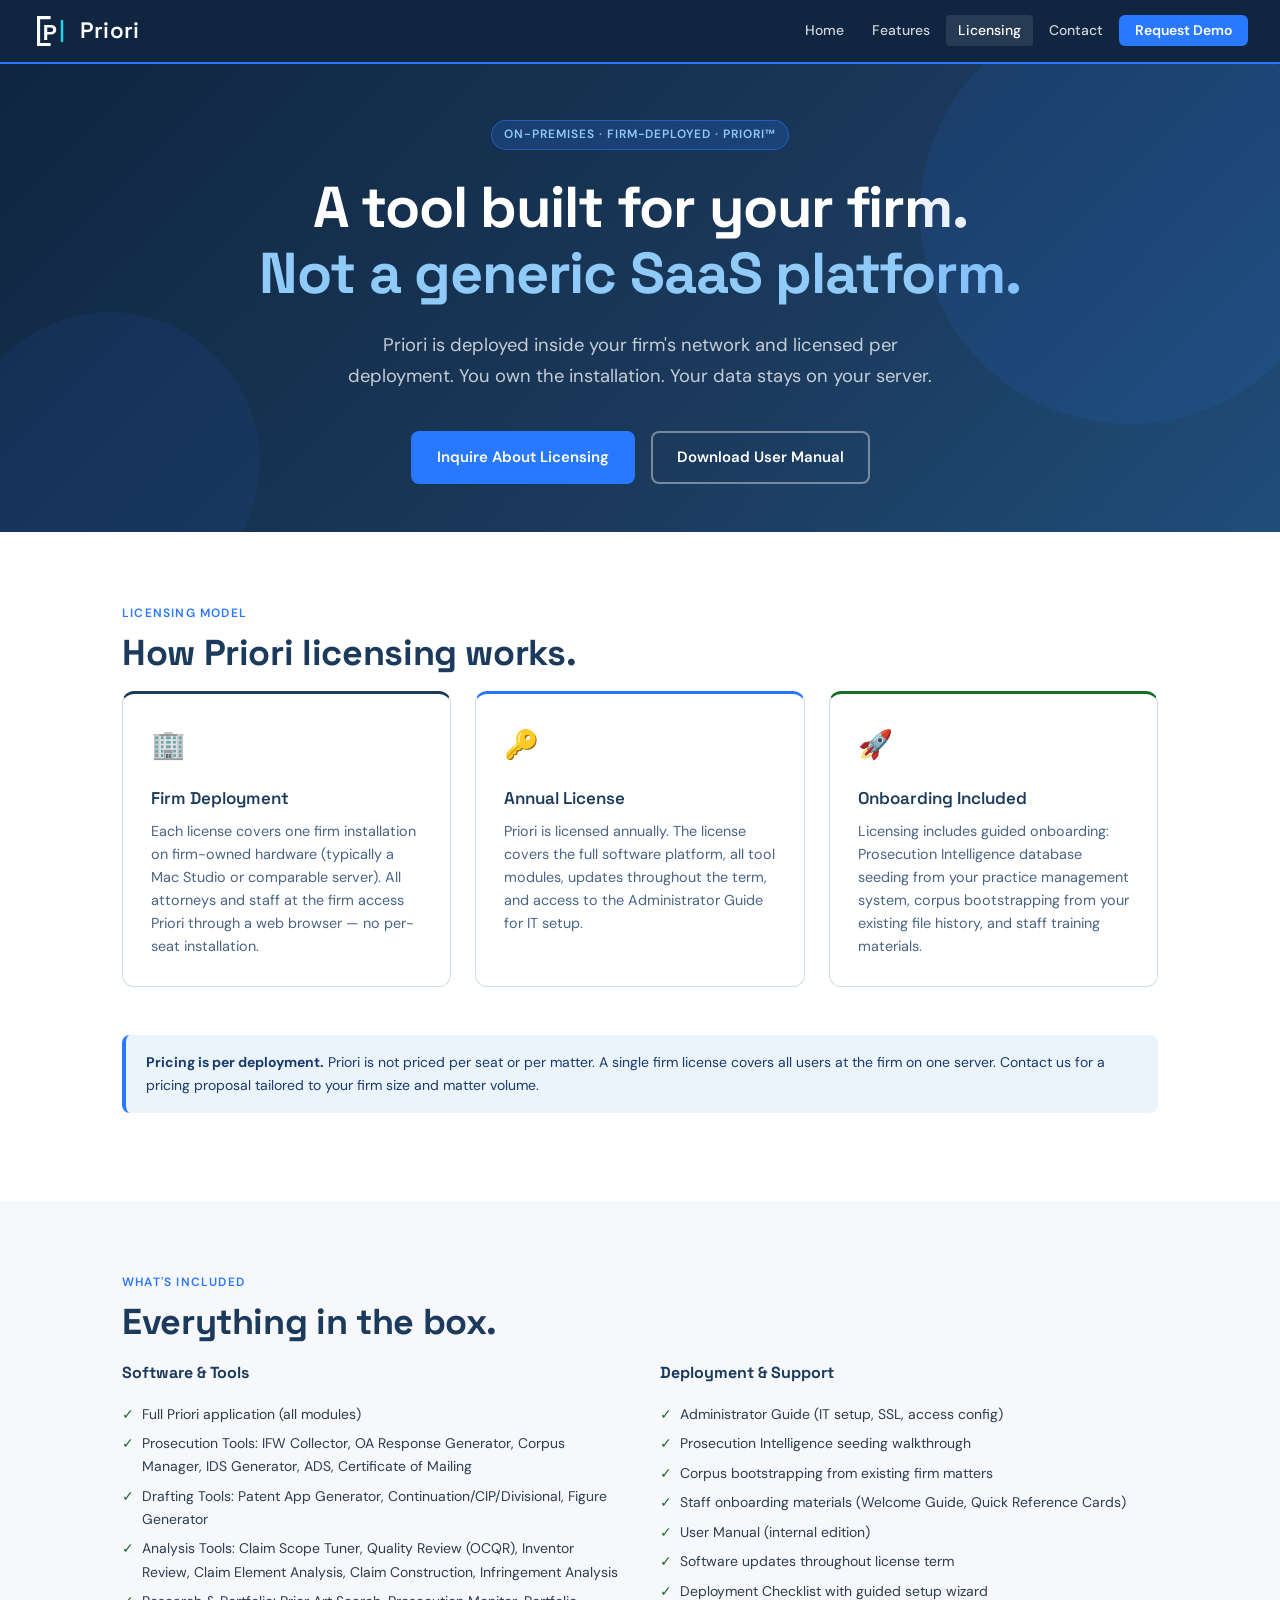
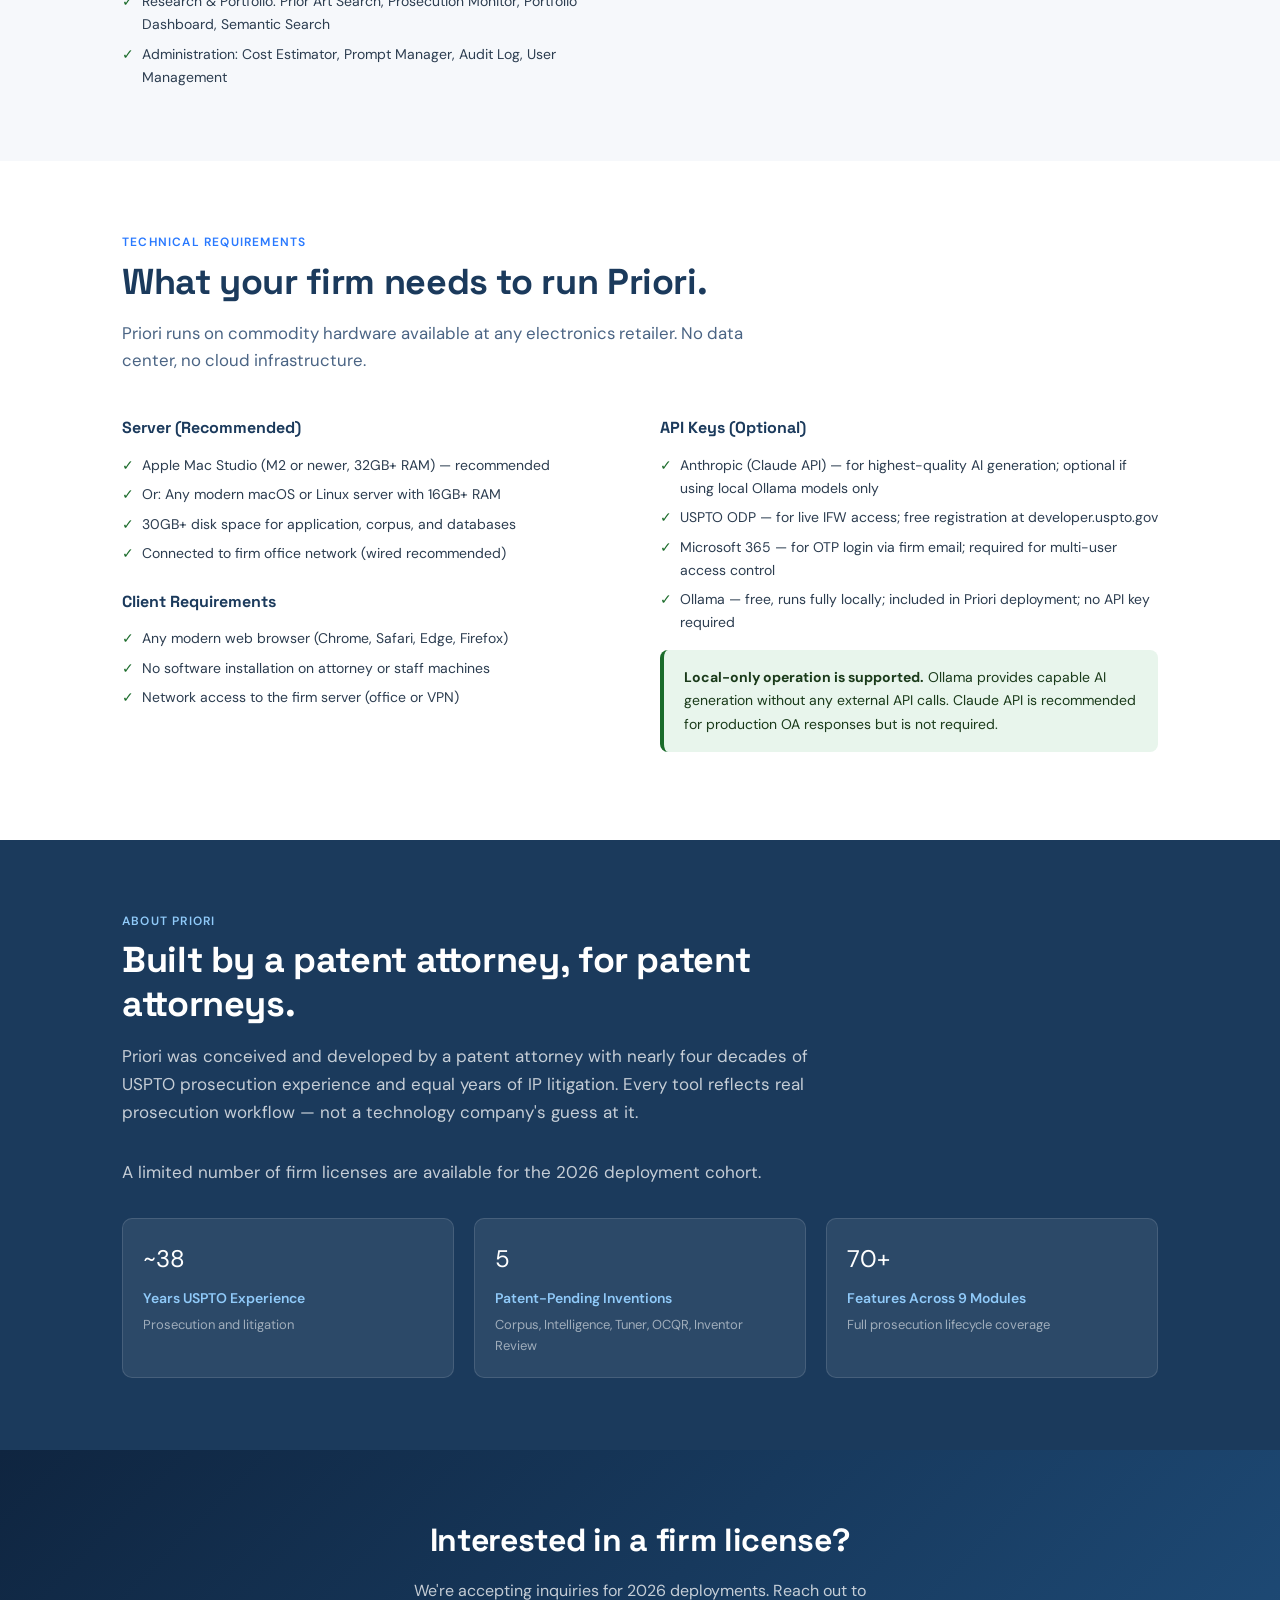
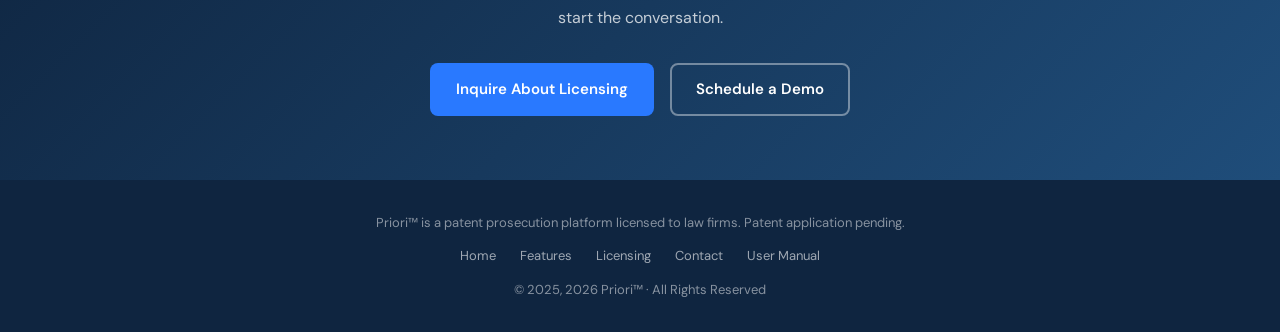
<file: licensing.html>
<!DOCTYPE html>
<html lang="en">
<head>
  <meta charset="UTF-8">
  <meta name="viewport" content="width=device-width, initial-scale=1.0">
  <title>Licensing — Priori™ Patent Prosecution Platform</title>
  <meta name="description" content="Priori is licensed to patent law firms as an on-premises deployment. Learn how licensing works, what's included, and how to get started.">
  <link rel="canonical" href="https://priori.esq/licensing.html">
  <link rel="stylesheet" href="styles.css">
</head>
<body>

<nav class="nav">
  <a href="index.html" class="nav-logo">
    <img src="priori_logo.svg" alt="Priori">
    <span class="nav-wordmark">Priori</span>

  </a>
  <ul class="nav-links">
    <li><a href="index.html">Home</a></li>
    <li><a href="features.html">Features</a></li>
    <li><a href="licensing.html" class="active">Licensing</a></li>
    <li><a href="contact.html">Contact</a></li>
    <li><a href="contact.html" class="nav-cta">Request Demo</a></li>
  </ul>
</nav>

<!-- ── PAGE HERO ───────────────────────────────────────────── -->
<section class="hero" style="padding: 3.5rem 2rem 3rem;">
  <div class="hero-badge">On-Premises · Firm-Deployed · Priori™</div>
  <h1>A tool built for your firm.<br><span>Not a generic SaaS platform.</span></h1>
  <p>Priori is deployed inside your firm's network and licensed per deployment. You own the installation. Your data stays on your server.</p>
  <div class="hero-actions">
    <a href="contact.html" class="btn btn-primary">Inquire About Licensing</a>
    <a href="Priori_UserManual.docx" class="btn btn-outline" download>Download User Manual</a>
  </div>
</section>

<!-- ── HOW LICENSING WORKS ─────────────────────────────────── -->
<section class="section">
  <div class="container">
    <div class="section-label">Licensing Model</div>
    <div class="section-title">How Priori licensing works.</div>

    <div class="card-grid" style="margin-bottom: 3rem;">
      <div class="card" style="border-top: 3px solid var(--navy);">
        <div class="card-icon">🏢</div>
        <h3>Firm Deployment</h3>
        <p>Each license covers one firm installation on firm-owned hardware (typically a Mac Studio or comparable server). All attorneys and staff at the firm access Priori through a web browser — no per-seat installation.</p>
      </div>
      <div class="card" style="border-top: 3px solid var(--blue);">
        <div class="card-icon">🔑</div>
        <h3>Annual License</h3>
        <p>Priori is licensed annually. The license covers the full software platform, all tool modules, updates throughout the term, and access to the Administrator Guide for IT setup.</p>
      </div>
      <div class="card" style="border-top: 3px solid var(--green);">
        <div class="card-icon">🚀</div>
        <h3>Onboarding Included</h3>
        <p>Licensing includes guided onboarding: Prosecution Intelligence database seeding from your practice management system, corpus bootstrapping from your existing file history, and staff training materials.</p>
      </div>
    </div>

    <div class="alert alert-blue">
      <strong>Pricing is per deployment.</strong> Priori is not priced per seat or per matter. A single firm license covers all users at the firm on one server. Contact us for a pricing proposal tailored to your firm size and matter volume.
    </div>
  </div>
</section>

<!-- ── WHAT'S INCLUDED ─────────────────────────────────────── -->
<section class="section" style="background: var(--light);">
  <div class="container">
    <div class="section-label">What's Included</div>
    <div class="section-title">Everything in the box.</div>

    <div style="display: grid; grid-template-columns: 1fr 1fr; gap: 2.5rem;">
      <div>
        <h4 style="color: var(--navy); font-family: 'Space Grotesk', sans-serif; margin-bottom: 1rem; font-size: 1rem;">Software & Tools</h4>
        <ul class="feature-list">
          <li>Full Priori application (all modules)</li>
          <li>Prosecution Tools: IFW Collector, OA Response Generator, Corpus Manager, IDS Generator, ADS, Certificate of Mailing</li>
          <li>Drafting Tools: Patent App Generator, Continuation/CIP/Divisional, Figure Generator</li>
          <li>Analysis Tools: Claim Scope Tuner, Quality Review (OCQR), Inventor Review, Claim Element Analysis, Claim Construction, Infringement Analysis</li>
          <li>Research & Portfolio: Prior Art Search, Prosecution Monitor, Portfolio Dashboard, Semantic Search</li>
          <li>Administration: Cost Estimator, Prompt Manager, Audit Log, User Management</li>
        </ul>
      </div>
      <div>
        <h4 style="color: var(--navy); font-family: 'Space Grotesk', sans-serif; margin-bottom: 1rem; font-size: 1rem;">Deployment & Support</h4>
        <ul class="feature-list">
          <li>Administrator Guide (IT setup, SSL, access config)</li>
          <li>Prosecution Intelligence seeding walkthrough</li>
          <li>Corpus bootstrapping from existing firm matters</li>
          <li>Staff onboarding materials (Welcome Guide, Quick Reference Cards)</li>
          <li>User Manual (internal edition)</li>
          <li>Software updates throughout license term</li>
          <li>Deployment Checklist with guided setup wizard</li>
        </ul>
      </div>
    </div>
  </div>
</section>

<!-- ── DEPLOYMENT REQUIREMENTS ────────────────────────────────→ -->
<section class="section">
  <div class="container">
    <div class="section-label">Technical Requirements</div>
    <div class="section-title">What your firm needs to run Priori.</div>
    <p class="section-sub">Priori runs on commodity hardware available at any electronics retailer. No data center, no cloud infrastructure.</p>

    <div style="display: grid; grid-template-columns: 1fr 1fr; gap: 2.5rem; margin-top: 2rem;">
      <div>
        <h4 style="color: var(--navy); font-family: 'Space Grotesk', sans-serif; margin-bottom: 0.75rem; font-size: 1rem;">Server (Recommended)</h4>
        <ul class="feature-list">
          <li>Apple Mac Studio (M2 or newer, 32GB+ RAM) — recommended</li>
          <li>Or: Any modern macOS or Linux server with 16GB+ RAM</li>
          <li>30GB+ disk space for application, corpus, and databases</li>
          <li>Connected to firm office network (wired recommended)</li>
        </ul>

        <h4 style="color: var(--navy); font-family: 'Space Grotesk', sans-serif; margin-bottom: 0.75rem; margin-top: 1.5rem; font-size: 1rem;">Client Requirements</h4>
        <ul class="feature-list">
          <li>Any modern web browser (Chrome, Safari, Edge, Firefox)</li>
          <li>No software installation on attorney or staff machines</li>
          <li>Network access to the firm server (office or VPN)</li>
        </ul>
      </div>
      <div>
        <h4 style="color: var(--navy); font-family: 'Space Grotesk', sans-serif; margin-bottom: 0.75rem; font-size: 1rem;">API Keys (Optional)</h4>
        <ul class="feature-list">
          <li>Anthropic (Claude API) — for highest-quality AI generation; optional if using local Ollama models only</li>
          <li>USPTO ODP — for live IFW access; free registration at developer.uspto.gov</li>
          <li>Microsoft 365 — for OTP login via firm email; required for multi-user access control</li>
          <li>Ollama — free, runs fully locally; included in Priori deployment; no API key required</li>
        </ul>

        <div class="alert alert-green" style="margin-top: 1rem;">
          <strong>Local-only operation is supported.</strong> Ollama provides capable AI generation without any external API calls. Claude API is recommended for production OA responses but is not required.
        </div>
      </div>
    </div>
  </div>
</section>

<!-- ── ABOUT ───────────────────────────────────────────────── -->
<section class="section" style="background: var(--navy); color: #fff;">
  <div class="container">
    <div class="section-label" style="color: #90CAF9;">About Priori</div>
    <div class="section-title" style="color: #fff; max-width: 640px;">Built by a patent attorney, for patent attorneys.</div>
    <p style="color: rgba(255,255,255,0.75); max-width: 700px; margin-bottom: 2rem; font-size: 1.0625rem;">Priori was conceived and developed by a patent attorney with nearly four decades of USPTO prosecution experience and equal years of IP litigation. Every tool reflects real prosecution workflow — not a technology company's guess at it.</p>
    <p style="color: rgba(255,255,255,0.75); max-width: 700px; margin-bottom: 2rem; font-size: 1.0625rem;">A limited number of firm licenses are available for the 2026 deployment cohort.</p>

    <div style="display: grid; grid-template-columns: repeat(auto-fit, minmax(220px, 1fr)); gap: 1.25rem; margin-top: 2rem;">
      <div style="background: rgba(255,255,255,0.08); border-radius: 10px; padding: 1.25rem; border: 1px solid rgba(255,255,255,0.12);">
        <div style="font-size: 1.5rem; margin-bottom: 0.5rem;">~38</div>
        <div style="color: #90CAF9; font-weight: 600; font-size: 0.875rem;">Years USPTO Experience</div>
        <div style="color: rgba(255,255,255,0.55); font-size: 0.8125rem; margin-top: 0.25rem;">Prosecution and litigation</div>
      </div>
      <div style="background: rgba(255,255,255,0.08); border-radius: 10px; padding: 1.25rem; border: 1px solid rgba(255,255,255,0.12);">
        <div style="font-size: 1.5rem; margin-bottom: 0.5rem;">5</div>
        <div style="color: #90CAF9; font-weight: 600; font-size: 0.875rem;">Patent-Pending Inventions</div>
        <div style="color: rgba(255,255,255,0.55); font-size: 0.8125rem; margin-top: 0.25rem;">Corpus, Intelligence, Tuner, OCQR, Inventor Review</div>
      </div>
      <div style="background: rgba(255,255,255,0.08); border-radius: 10px; padding: 1.25rem; border: 1px solid rgba(255,255,255,0.12);">
        <div style="font-size: 1.5rem; margin-bottom: 0.5rem;">70+</div>
        <div style="color: #90CAF9; font-weight: 600; font-size: 0.875rem;">Features Across 9 Modules</div>
        <div style="color: rgba(255,255,255,0.55); font-size: 0.8125rem; margin-top: 0.25rem;">Full prosecution lifecycle coverage</div>
      </div>
    </div>
  </div>
</section>

<!-- ── CTA ─────────────────────────────────────────────────── -->
<section class="cta-banner">
  <h2>Interested in a firm license?</h2>
  <p>We're accepting inquiries for 2026 deployments. Reach out to start the conversation.</p>
  <div style="display: flex; gap: 1rem; justify-content: center; flex-wrap: wrap;">
    <a href="contact.html" class="btn btn-primary">Inquire About Licensing</a>
    <a href="contact.html" class="btn btn-outline">Schedule a Demo</a>
  </div>
</section>

<footer>
  <div class="footer-inner">
    <div>Priori™ is a patent prosecution platform licensed to law firms. Patent application pending.</div>
    <div class="footer-links">
      <a href="index.html">Home</a>
      <a href="features.html">Features</a>
      <a href="licensing.html">Licensing</a>
      <a href="contact.html">Contact</a>
      <a href="Priori_UserManual.docx" download>User Manual</a>
    </div>
    <div>© 2025, 2026 Priori™ · All Rights Reserved</div>
  </div>
</footer>

</body>
</html>
</file>
<file: styles.css>
/* ── Priori.esq — Shared Stylesheet ── */
@import url('https://fonts.googleapis.com/css2?family=Space+Grotesk:wght@400;500;600;700&family=DM+Sans:ital,wght@0,300;0,400;0,500;1,400&display=swap');

:root {
  --navy:   #1B3A5C;
  --navy2:  #0F2540;
  --blue:   #2979FF;
  --slate:  #4A6484;
  --mist:   #EBF3FB;
  --green:  #1A6B2A;
  --lgreen: #E8F5EC;
  --amber:  #7B4000;
  --lamber: #FFFBF0;
  --red:    #9B2E2E;
  --lred:   #FDF0F0;
  --light:  #F6F8FB;
  --border: #D0DCE8;
  --body:   #2C3D50;
  --muted:  #7A8AA0;
  --white:  #FFFFFF;
}

*, *::before, *::after { box-sizing: border-box; margin: 0; padding: 0; }

html { scroll-behavior: smooth; font-size: 16px; }

body {
  font-family: 'DM Sans', system-ui, sans-serif;
  color: var(--body);
  background: var(--white);
  line-height: 1.65;
}

a { color: var(--blue); text-decoration: none; }
a:hover { text-decoration: underline; }

/* ── NAV ─────────────────────────────────────────────────── */
.nav {
  position: sticky;
  top: 0;
  z-index: 100;
  background: var(--navy2);
  border-bottom: 2px solid var(--blue);
  padding: 0 2rem;
  display: flex;
  align-items: center;
  justify-content: space-between;
  height: 64px;
}

.nav-logo {
  display: flex;
  align-items: center;
  gap: 0.5rem;
  text-decoration: none;
}

.nav-logo img { height: 40px; width: 40px; }
.nav-wordmark {
  font-family: 'Space Grotesk', sans-serif;
  font-weight: 600;
  font-size: 1.4rem;
  color: #ffffff;
  letter-spacing: 0.01em;
}

.nav-links {
  display: flex;
  gap: 0.25rem;
  list-style: none;
  align-items: center;
}

.nav-links a {
  color: rgba(255,255,255,0.8);
  font-size: 0.875rem;
  font-weight: 500;
  padding: 0.4rem 0.75rem;
  border-radius: 4px;
  transition: background 0.15s, color 0.15s;
  text-decoration: none;
}

.nav-links a:hover, .nav-links a.active {
  color: #fff;
  background: rgba(255,255,255,0.1);
}

.nav-cta {
  background: var(--blue) !important;
  color: #fff !important;
  border-radius: 6px !important;
  padding: 0.4rem 1rem !important;
  font-weight: 600 !important;
}

.nav-cta:hover { background: #1565C0 !important; }

/* ── HERO ─────────────────────────────────────────────────── */
.hero {
  background: linear-gradient(135deg, var(--navy2) 0%, var(--navy) 60%, #1F4D7A 100%);
  color: #fff;
  padding: 5rem 2rem 4rem;
  text-align: center;
  position: relative;
  overflow: hidden;
}

.hero::before {
  content: '';
  position: absolute;
  top: -60px; right: -60px;
  width: 420px; height: 420px;
  border-radius: 50%;
  background: rgba(41,121,255,0.10);
  pointer-events: none;
}

.hero::after {
  content: '';
  position: absolute;
  bottom: -80px; left: -40px;
  width: 300px; height: 300px;
  border-radius: 50%;
  background: rgba(41,121,255,0.07);
  pointer-events: none;
}

.hero-badge {
  display: inline-block;
  background: rgba(41,121,255,0.20);
  border: 1px solid rgba(41,121,255,0.5);
  color: #90CAF9;
  font-size: 0.75rem;
  font-weight: 600;
  letter-spacing: 0.08em;
  text-transform: uppercase;
  padding: 0.25rem 0.75rem;
  border-radius: 100px;
  margin-bottom: 1.5rem;
}

.hero h1 {
  font-family: 'Space Grotesk', sans-serif;
  font-size: clamp(2.2rem, 5vw, 3.6rem);
  font-weight: 700;
  line-height: 1.15;
  max-width: 820px;
  margin: 0 auto 1.5rem;
  letter-spacing: -0.02em;
}

.hero h1 span { color: #90CAF9; }

.hero p {
  font-size: 1.15rem;
  color: rgba(255,255,255,0.75);
  max-width: 600px;
  margin: 0 auto 2.5rem;
}

.hero-actions {
  display: flex;
  gap: 1rem;
  justify-content: center;
  flex-wrap: wrap;
}

/* ── BUTTONS ─────────────────────────────────────────────── */
.btn {
  display: inline-flex;
  align-items: center;
  gap: 0.4rem;
  padding: 0.75rem 1.5rem;
  border-radius: 8px;
  font-weight: 600;
  font-size: 0.9375rem;
  cursor: pointer;
  transition: all 0.15s;
  text-decoration: none;
  border: 2px solid transparent;
}

.btn-primary {
  background: var(--blue);
  color: #fff;
}
.btn-primary:hover { background: #1565C0; text-decoration: none; color: #fff; }

.btn-outline {
  background: transparent;
  color: #fff;
  border-color: rgba(255,255,255,0.4);
}
.btn-outline:hover {
  background: rgba(255,255,255,0.08);
  border-color: rgba(255,255,255,0.7);
  text-decoration: none;
  color: #fff;
}

.btn-navy {
  background: var(--navy);
  color: #fff;
}
.btn-navy:hover { background: var(--navy2); text-decoration: none; color: #fff; }

.btn-ghost {
  background: transparent;
  color: var(--navy);
  border-color: var(--border);
}
.btn-ghost:hover { background: var(--mist); text-decoration: none; }

/* ── LAYOUT ──────────────────────────────────────────────── */
.container { max-width: 1100px; margin: 0 auto; padding: 0 2rem; }

.section { padding: 4.5rem 2rem; }
.section-sm { padding: 3rem 2rem; }

.section-label {
  font-size: 0.75rem;
  font-weight: 600;
  letter-spacing: 0.1em;
  text-transform: uppercase;
  color: var(--blue);
  margin-bottom: 0.5rem;
}

.section-title {
  font-family: 'Space Grotesk', sans-serif;
  font-size: clamp(1.6rem, 3vw, 2.25rem);
  font-weight: 700;
  color: var(--navy);
  line-height: 1.2;
  margin-bottom: 1rem;
  letter-spacing: -0.01em;
}

.section-sub {
  font-size: 1.05rem;
  color: var(--slate);
  max-width: 640px;
  margin-bottom: 2.5rem;
}

/* ── CARDS ───────────────────────────────────────────────── */
.card-grid {
  display: grid;
  grid-template-columns: repeat(auto-fit, minmax(280px, 1fr));
  gap: 1.5rem;
}

.card {
  background: var(--white);
  border: 1px solid var(--border);
  border-radius: 12px;
  padding: 1.75rem;
  transition: box-shadow 0.2s, transform 0.2s;
}

.card:hover {
  box-shadow: 0 8px 24px rgba(27,58,92,0.12);
  transform: translateY(-2px);
}

.card-icon {
  font-size: 1.75rem;
  margin-bottom: 1rem;
}

.card h3 {
  font-family: 'Space Grotesk', sans-serif;
  font-size: 1.0625rem;
  font-weight: 600;
  color: var(--navy);
  margin-bottom: 0.5rem;
}

.card p {
  font-size: 0.9rem;
  color: var(--slate);
  line-height: 1.6;
}

/* ── AUDIENCE TABS ───────────────────────────────────────── */
.audience-grid {
  display: grid;
  grid-template-columns: repeat(auto-fit, minmax(300px, 1fr));
  gap: 1.5rem;
  margin-top: 2rem;
}

.audience-card {
  border-radius: 12px;
  padding: 2rem;
  border: 1px solid transparent;
}

.audience-card.navy { background: var(--navy); color: #fff; }
.audience-card.navy .aud-label { color: #90CAF9; }
.audience-card.navy h3 { color: #fff; }
.audience-card.navy p { color: rgba(255,255,255,0.75); }
.audience-card.navy ul li::before { color: #90CAF9; }

.audience-card.light { background: var(--mist); border-color: var(--border); }
.audience-card.light .aud-label { color: var(--blue); }
.audience-card.light h3 { color: var(--navy); }
.audience-card.light p { color: var(--slate); }

.audience-card.green { background: var(--lgreen); border-color: #A5D6A7; }
.audience-card.green .aud-label { color: var(--green); }
.audience-card.green h3 { color: var(--green); }
.audience-card.green p { color: #2E7D32; }

.aud-label {
  font-size: 0.7rem;
  font-weight: 700;
  letter-spacing: 0.1em;
  text-transform: uppercase;
  margin-bottom: 0.5rem;
}

.audience-card h3 {
  font-family: 'Space Grotesk', sans-serif;
  font-size: 1.1875rem;
  font-weight: 700;
  margin-bottom: 0.75rem;
  line-height: 1.25;
}

.audience-card ul {
  list-style: none;
  display: flex;
  flex-direction: column;
  gap: 0.5rem;
  font-size: 0.9rem;
  line-height: 1.5;
}

.audience-card ul li::before {
  content: '→ ';
  font-weight: 600;
}

/* ── FEATURE LIST ────────────────────────────────────────── */
.feature-row {
  display: grid;
  grid-template-columns: 1fr 1fr;
  gap: 3rem;
  align-items: center;
  margin-bottom: 4rem;
}

.feature-row.reverse { direction: rtl; }
.feature-row.reverse > * { direction: ltr; }

.feature-text h3 {
  font-family: 'Space Grotesk', sans-serif;
  font-size: 1.375rem;
  font-weight: 700;
  color: var(--navy);
  margin-bottom: 0.75rem;
}

.feature-text p {
  color: var(--slate);
  margin-bottom: 1rem;
  font-size: 0.9375rem;
}

.feature-list {
  list-style: none;
  display: flex;
  flex-direction: column;
  gap: 0.4rem;
}

.feature-list li {
  font-size: 0.875rem;
  color: var(--body);
  display: flex;
  gap: 0.5rem;
}

.feature-list li::before {
  content: '✓';
  color: var(--green);
  font-weight: 700;
  flex-shrink: 0;
}

.feature-panel {
  background: var(--light);
  border: 1px solid var(--border);
  border-radius: 12px;
  padding: 2rem;
  font-size: 0.875rem;
  color: var(--slate);
}

.feature-panel-title {
  font-family: 'Space Grotesk', sans-serif;
  font-size: 0.875rem;
  font-weight: 600;
  color: var(--navy);
  margin-bottom: 1rem;
  padding-bottom: 0.5rem;
  border-bottom: 1px solid var(--border);
}

/* ── PILL TAGS ───────────────────────────────────────────── */
.tag {
  display: inline-block;
  font-size: 0.75rem;
  font-weight: 600;
  padding: 0.2rem 0.6rem;
  border-radius: 100px;
  margin: 0.15rem;
}

.tag-blue { background: var(--mist); color: var(--navy); }
.tag-green { background: var(--lgreen); color: var(--green); }
.tag-amber { background: var(--lamber); color: var(--amber); }

/* ── TRUST BAR ───────────────────────────────────────────── */
.trust-bar {
  background: var(--navy);
  color: rgba(255,255,255,0.7);
  padding: 1.25rem 2rem;
  display: flex;
  gap: 2.5rem;
  justify-content: center;
  flex-wrap: wrap;
  font-size: 0.8125rem;
  font-weight: 500;
  letter-spacing: 0.02em;
}

.trust-bar span { display: flex; align-items: center; gap: 0.4rem; color: rgba(255,255,255,0.8); }
.trust-bar strong { color: #fff; }

/* ── CTA BANNER ──────────────────────────────────────────── */
.cta-banner {
  background: linear-gradient(135deg, var(--navy2) 0%, #1F4D7A 100%);
  color: #fff;
  text-align: center;
  padding: 4rem 2rem;
}

.cta-banner h2 {
  font-family: 'Space Grotesk', sans-serif;
  font-size: clamp(1.5rem, 3vw, 2rem);
  font-weight: 700;
  margin-bottom: 0.75rem;
  letter-spacing: -0.01em;
}

.cta-banner p {
  color: rgba(255,255,255,0.75);
  max-width: 480px;
  margin: 0 auto 2rem;
}

/* ── FOOTER ──────────────────────────────────────────────── */
footer {
  background: var(--navy2);
  color: rgba(255,255,255,0.5);
  padding: 2rem;
  text-align: center;
  font-size: 0.8125rem;
}

footer a { color: rgba(255,255,255,0.6); }
footer a:hover { color: #fff; }

.footer-inner {
  max-width: 1100px;
  margin: 0 auto;
  display: flex;
  flex-direction: column;
  gap: 0.75rem;
  align-items: center;
}

.footer-links {
  display: flex;
  gap: 1.5rem;
  flex-wrap: wrap;
  justify-content: center;
}

/* ── TABLE ───────────────────────────────────────────────── */
table { width: 100%; border-collapse: collapse; font-size: 0.875rem; }
th {
  background: var(--navy);
  color: #fff;
  padding: 0.75rem 1rem;
  text-align: left;
  font-weight: 600;
  font-size: 0.8125rem;
}
td {
  padding: 0.7rem 1rem;
  border-bottom: 1px solid var(--border);
  color: var(--body);
}
tr:nth-child(even) td { background: var(--light); }
.check { color: var(--green); font-weight: 700; }
.dash  { color: var(--muted); }

/* ── FORM ────────────────────────────────────────────────── */
.form-group { margin-bottom: 1.25rem; }
label { display: block; font-size: 0.875rem; font-weight: 500; margin-bottom: 0.4rem; color: var(--navy); }
input, select, textarea {
  width: 100%;
  padding: 0.65rem 0.875rem;
  border: 1.5px solid var(--border);
  border-radius: 8px;
  font-family: inherit;
  font-size: 0.9375rem;
  color: var(--body);
  background: var(--white);
  transition: border-color 0.15s;
}
input:focus, select:focus, textarea:focus {
  outline: none;
  border-color: var(--blue);
}
textarea { resize: vertical; min-height: 120px; }

.form-grid { display: grid; grid-template-columns: 1fr 1fr; gap: 1rem; }

/* ── ALERT BOXES ─────────────────────────────────────────── */
.alert {
  padding: 1rem 1.25rem;
  border-radius: 8px;
  font-size: 0.875rem;
  margin: 1rem 0;
  border-left: 4px solid;
}
.alert-blue { background: var(--mist); border-color: var(--blue); color: #1A3A6B; }
.alert-green { background: var(--lgreen); border-color: var(--green); color: #1A3A1A; }

/* ── DIVIDER ─────────────────────────────────────────────── */
.divider { border: none; border-top: 1px solid var(--border); margin: 2rem 0; }

/* ── RESPONSIVE ──────────────────────────────────────────── */
@media (max-width: 768px) {
  .feature-row { grid-template-columns: 1fr; }
  .feature-row.reverse { direction: ltr; }
  .form-grid { grid-template-columns: 1fr; }
  .nav-links { display: none; }
  .trust-bar { gap: 1.25rem; }
}
</file>
